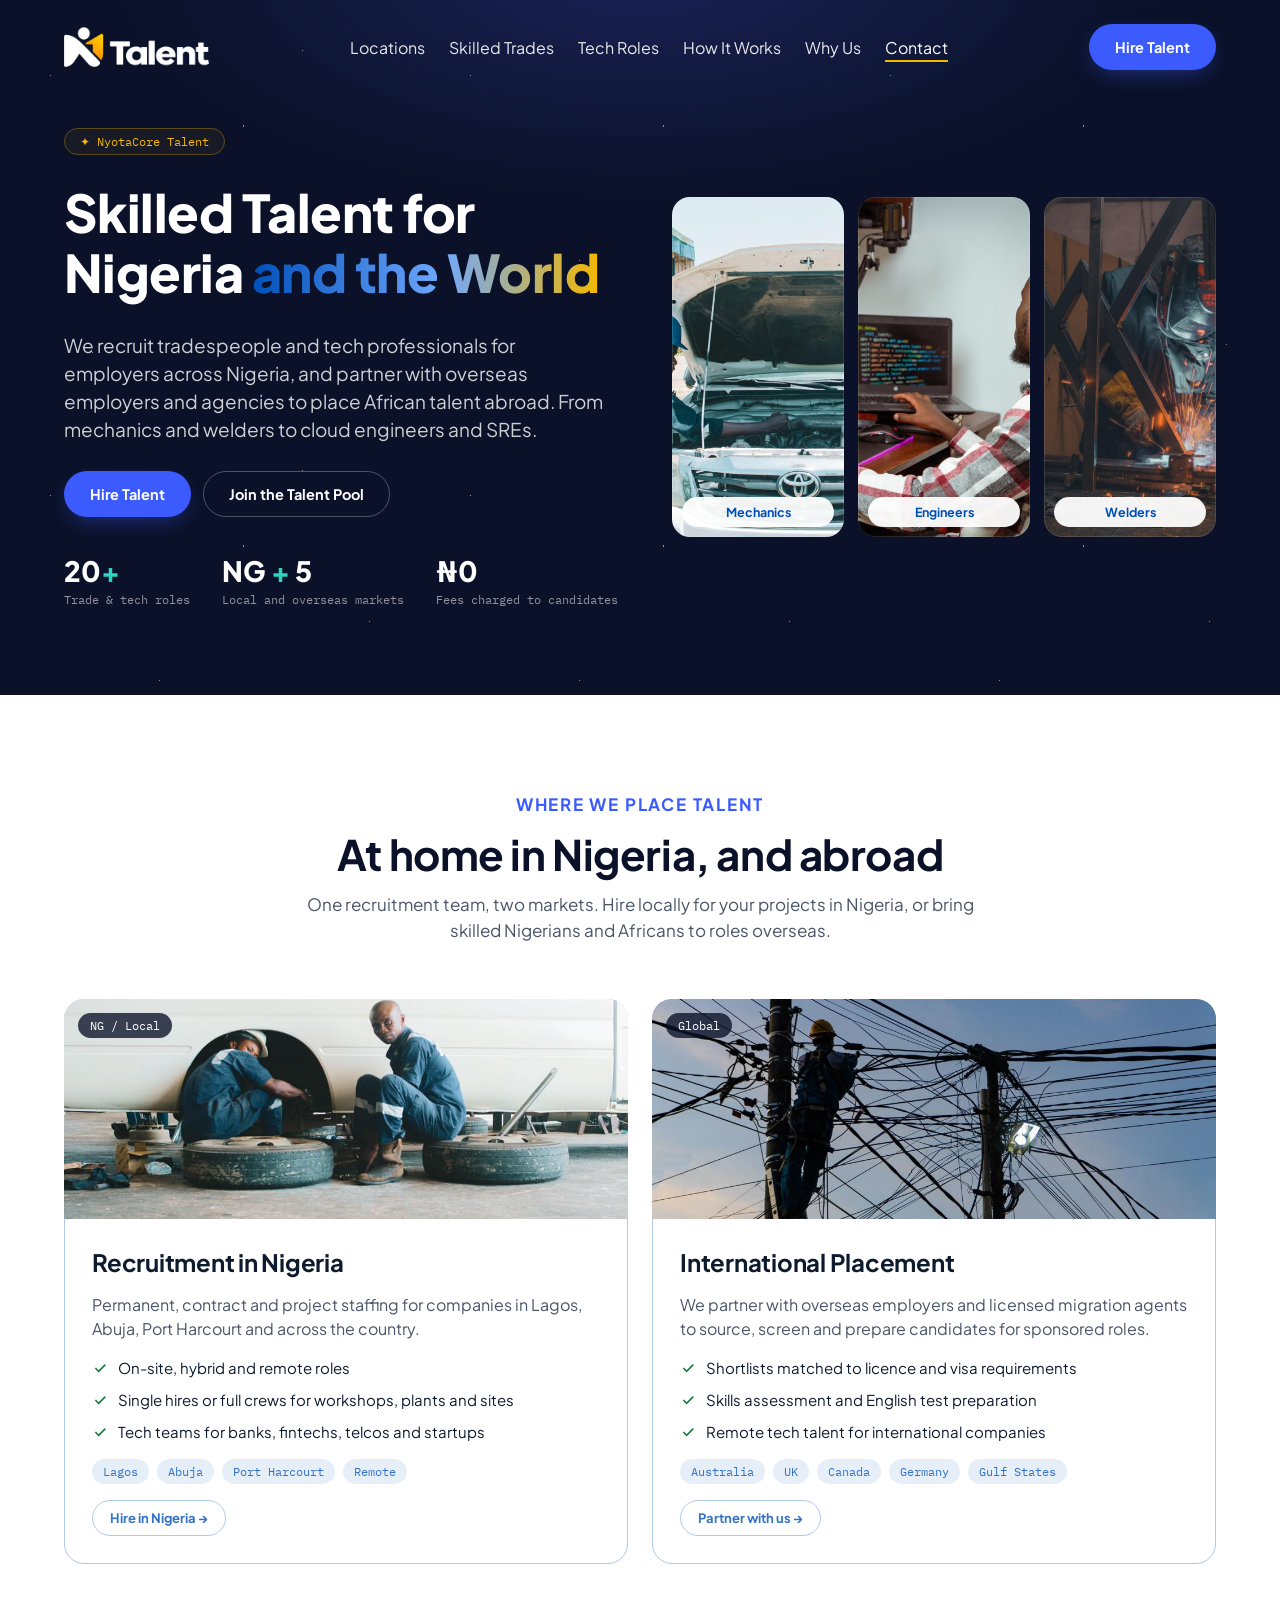
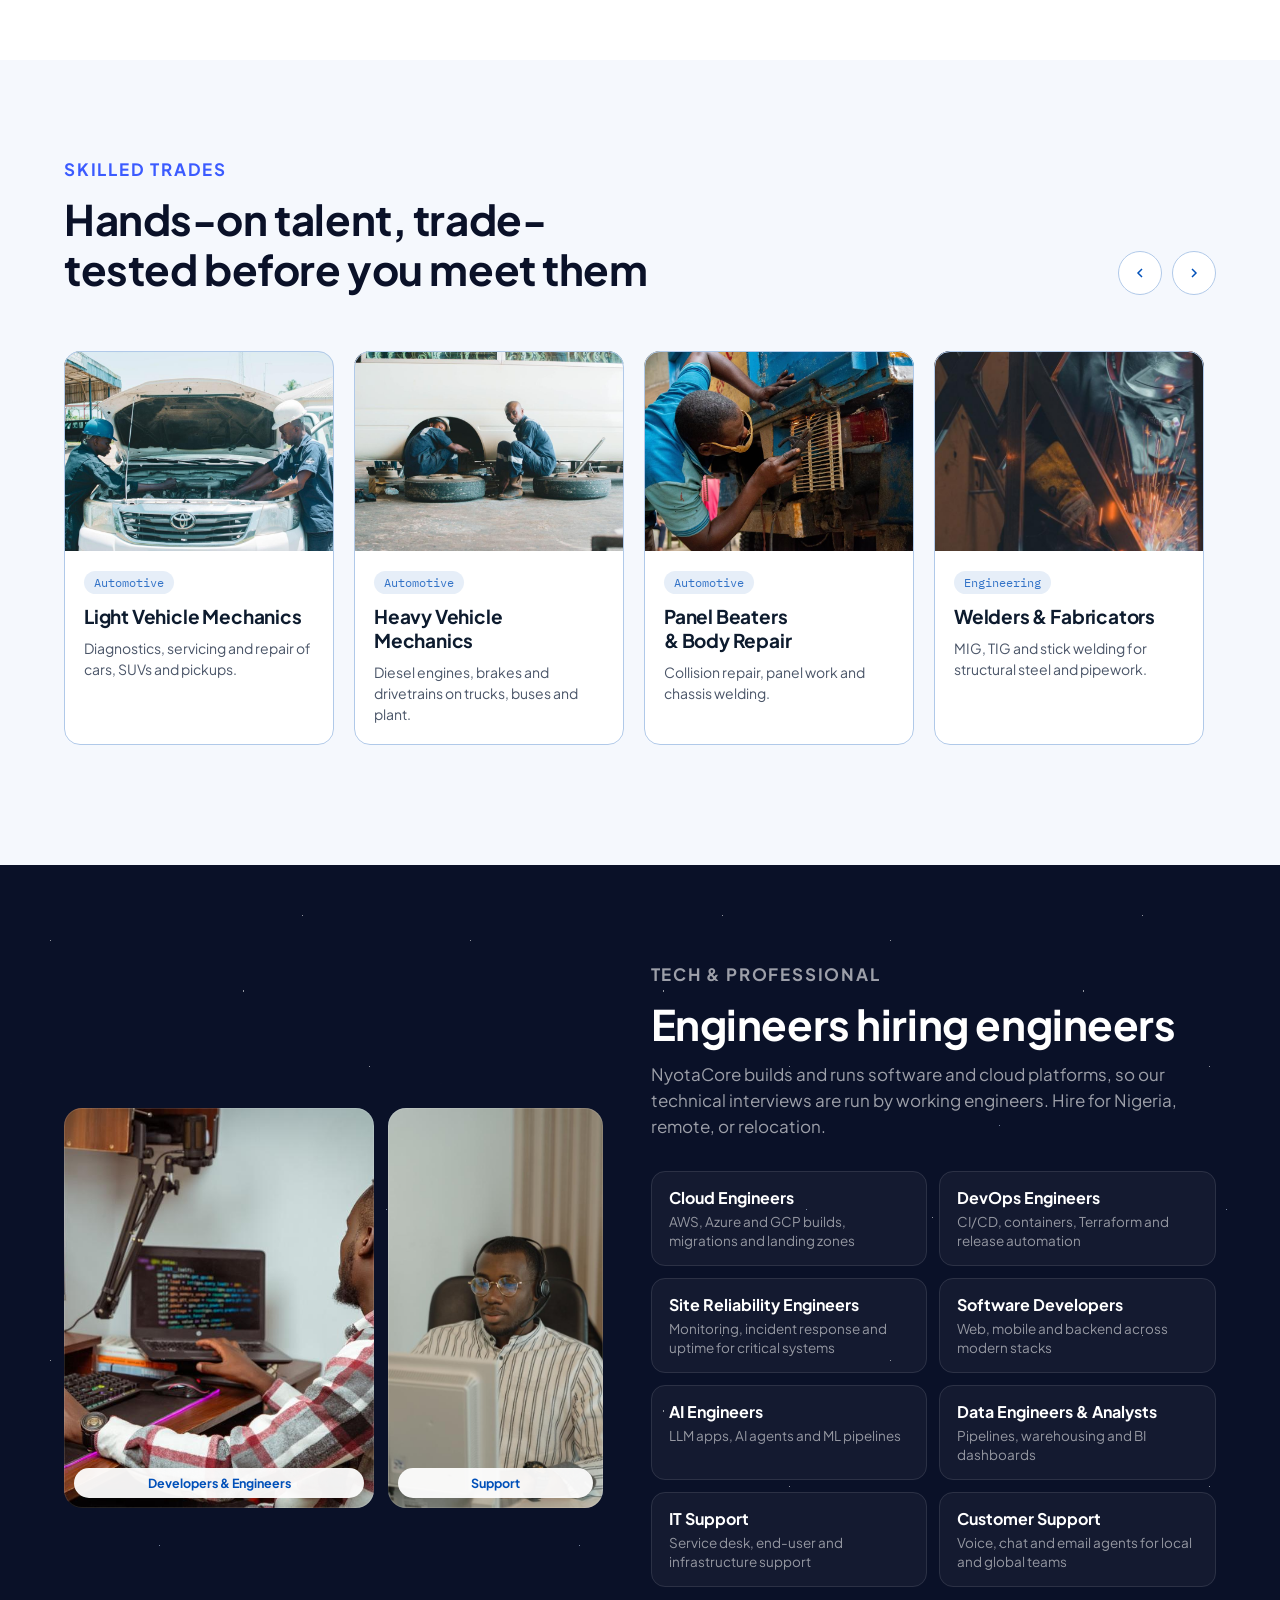
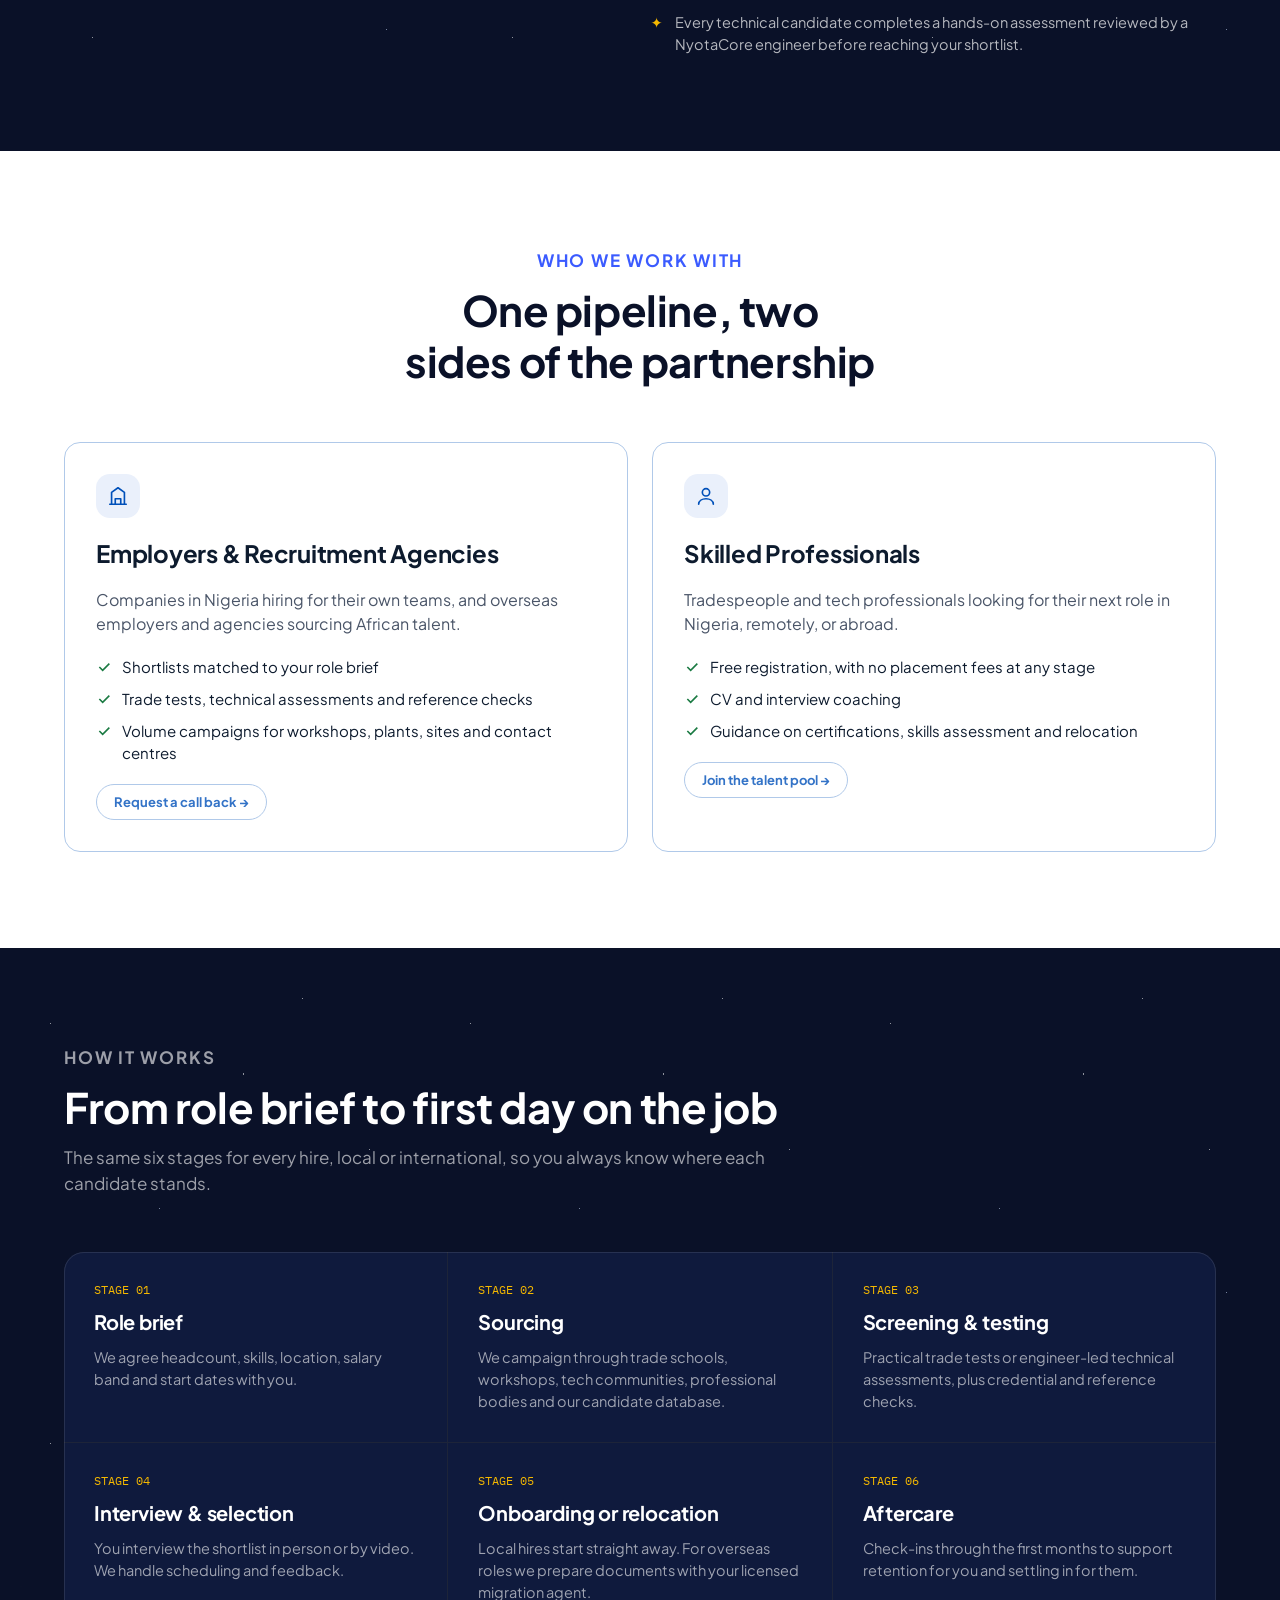
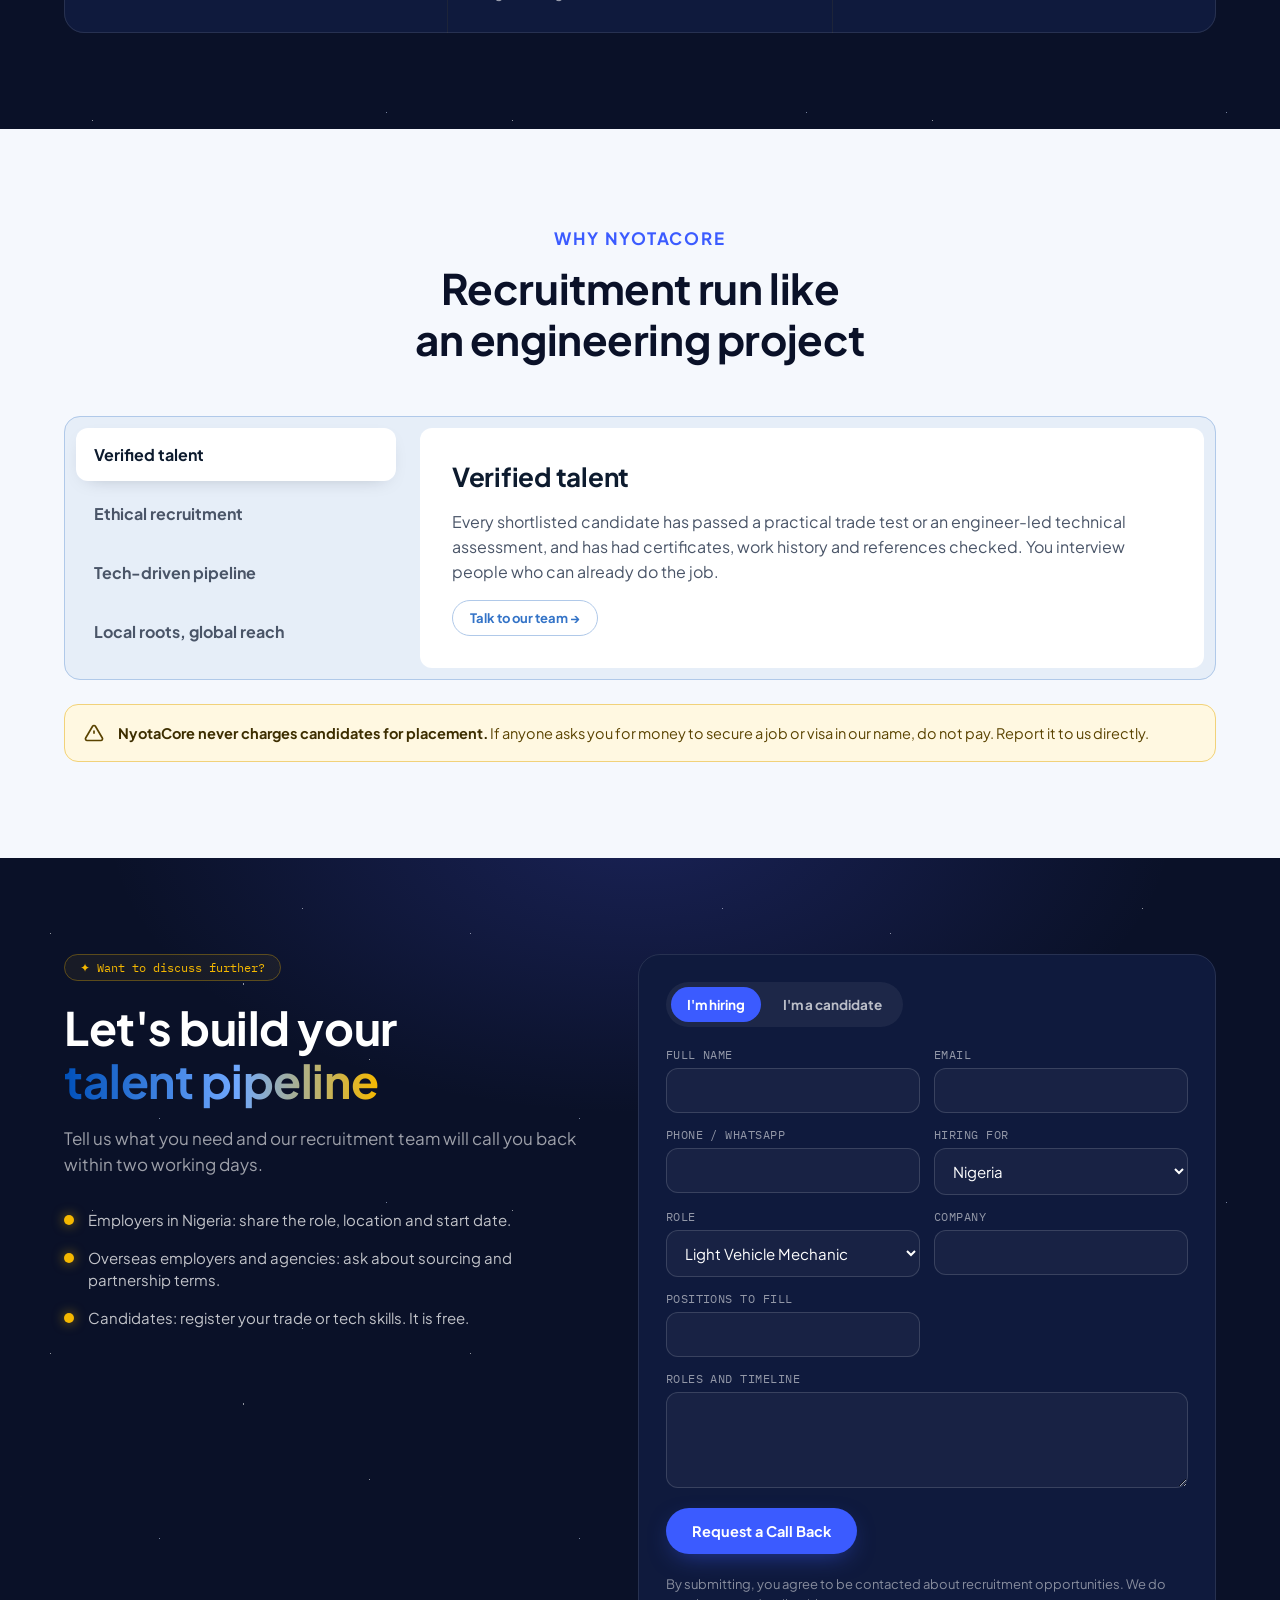
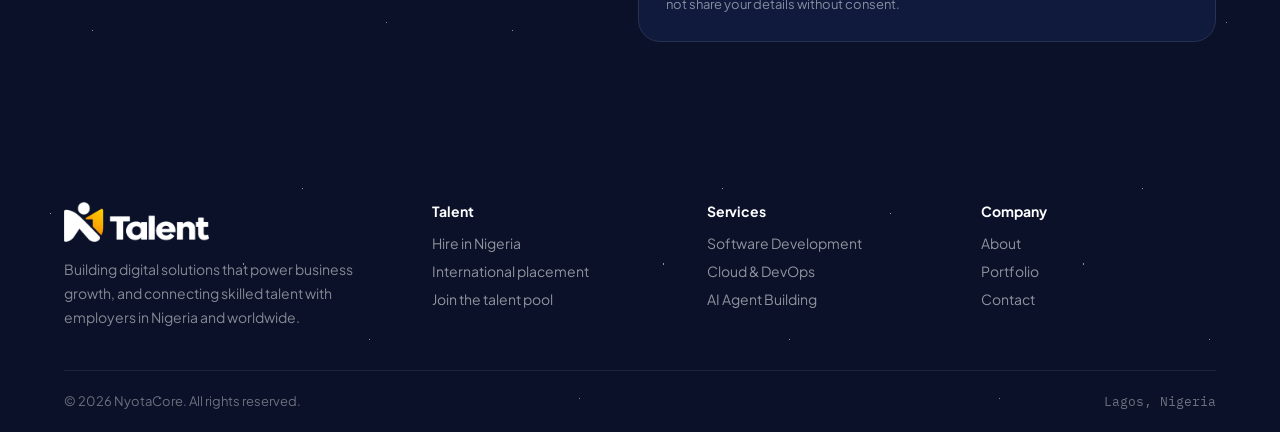
<file: nyotacore-talent/index.html>
<!DOCTYPE html>
<html lang="en">
<head>
  <meta charset="UTF-8" />
  <meta name="viewport" content="width=device-width, initial-scale=1.0" />
  <!-- SEO:BEGIN (talent site) -->
  <title>NyotaCore Talent | Recruitment in Nigeria & International Placement</title>
  <meta name="description" content="Hire trade-tested mechanics, welders, electricians and engineer-vetted cloud, DevOps, SRE and software talent in Nigeria, or partner with NyotaCore Talent to place skilled African professionals abroad." />
  <link rel="canonical" href="https://talent.nyotacore.com.ng/" />
  <meta name="robots" content="index, follow, max-image-preview:large" />
  <meta name="theme-color" content="#0a1128" />
  <meta property="og:type" content="website" />
  <meta property="og:site_name" content="NyotaCore Talent" />
  <meta property="og:locale" content="en_NG" />
  <meta property="og:title" content="NyotaCore Talent | Recruitment in Nigeria & International Placement" />
  <meta property="og:description" content="Hire trade-tested mechanics, welders, electricians and engineer-vetted cloud, DevOps, SRE and software talent in Nigeria, or partner with NyotaCore Talent to place skilled African professionals abroad." />
  <meta property="og:url" content="https://talent.nyotacore.com.ng/" />
  <meta property="og:image" content="https://talent.nyotacore.com.ng/assets/og/og-talent.jpg" />
  <meta property="og:image:width" content="1200" />
  <meta property="og:image:height" content="630" />
  <meta property="og:image:alt" content="NyotaCore Talent: skilled talent for Nigeria and the world" />
  <meta name="twitter:card" content="summary_large_image" />
  <meta name="twitter:title" content="NyotaCore Talent | Recruitment in Nigeria & International Placement" />
  <meta name="twitter:description" content="Hire trade-tested mechanics, welders, electricians and engineer-vetted cloud, DevOps, SRE and software talent in Nigeria, or partner with NyotaCore Talent to place skilled African professionals abroad." />
  <meta name="twitter:image" content="https://talent.nyotacore.com.ng/assets/og/og-talent.jpg" />
  <link rel="icon" href="/favicon.ico" sizes="48x48" />
  <link rel="icon" type="image/png" sizes="32x32" href="/assets/favicon/favicon-32.png" />
  <link rel="icon" type="image/png" sizes="16x16" href="/assets/favicon/favicon-16.png" />
  <link rel="apple-touch-icon" sizes="180x180" href="/assets/favicon/apple-touch-icon.png" />
  <link rel="manifest" href="/site.webmanifest" />
  <script type="application/ld+json">
{
  "@context": "https://schema.org",
  "@graph": [
    {
      "@type": "EmploymentAgency",
      "@id": "https://talent.nyotacore.com.ng/#agency",
      "name": "NyotaCore Talent",
      "url": "https://talent.nyotacore.com.ng/",
      "parentOrganization": {
        "@id": "https://nyotacore.com.ng/#organization"
      },
      "image": "https://talent.nyotacore.com.ng/assets/og/og-talent.jpg",
      "logo": "https://talent.nyotacore.com.ng/assets/talent-lockup.png",
      "address": {
        "@type": "PostalAddress",
        "addressLocality": "Lagos",
        "addressCountry": "NG"
      },
      "areaServed": [
        "NG",
        "AU",
        "GB",
        "CA",
        "DE",
        "AE"
      ],
      "knowsAbout": [
        "Skilled trades recruitment",
        "Technology recruitment",
        "International placement"
      ]
    },
    {
      "@type": "WebSite",
      "@id": "https://talent.nyotacore.com.ng/#website",
      "url": "https://talent.nyotacore.com.ng/",
      "name": "NyotaCore Talent",
      "publisher": {
        "@id": "https://nyotacore.com.ng/#organization"
      },
      "inLanguage": "en-NG"
    },
    {
      "@type": "Organization",
      "@id": "https://nyotacore.com.ng/#organization",
      "name": "NyotaCore",
      "url": "https://nyotacore.com.ng/",
      "logo": "https://nyotacore.com.ng/assets/nyotacore-logo.png",
      "address": {
        "@type": "PostalAddress",
        "addressLocality": "Lagos",
        "addressCountry": "NG"
      },
      "sameAs": [
        "https://github.com/Nyotacore"
      ]
    }
  ]
}
  </script>
  <!-- SEO:END -->
<link rel="preconnect" href="https://fonts.googleapis.com">
<link rel="preconnect" href="https://fonts.gstatic.com" crossorigin>
<link rel="stylesheet" href="https://fonts.googleapis.com/css2?family=Plus+Jakarta+Sans:wght@400;500;600;700;800&family=IBM+Plex+Mono:wght@400;500&display=swap">
<style>
/* Layout: NyotaCore site system — dark starfield bands alternating with light sections, 1200px container */
:root{
  --navy-950:#0a1128; --navy-900:#0f1a3d; --navy-glow:#142252;
  --brand:#3b5bff; --brand-deep:#0050b9; --brand-mid:#3373c7; --brand-soft:#7089ff;
  --teal:#2dd4bf; --gold:#f5b800; --green-ng:#1a7a42;
  --ink:#0a1128; --ink-2:#0d1b2e; --body:#4a5568; --body-2:#6b7a8f;
  --line:#b0c9e9; --icon-bg:#eaf0fb; --surface:#e6eef8; --tint:#f5f8fd; --negative:#f8f9f9; --white:#ffffff;
  --font-display:"Satoshi","Plus Jakarta Sans","Inter",ui-sans-serif,system-ui,sans-serif;
  --font-mono:"IBM Plex Mono",ui-monospace,SFMono-Regular,monospace;
  color-scheme:light;
}
*{box-sizing:border-box}
[hidden]{display:none!important}
.hp{position:absolute;left:-9999px;width:1px;height:1px;overflow:hidden}
html{scroll-behavior:smooth}
body{margin:0;font-family:var(--font-display);color:var(--ink);background:var(--white);-webkit-font-smoothing:antialiased;font-size:16px}
h1,h2,h3,h4{letter-spacing:-0.01em;text-wrap:balance;margin:0}
p{margin:0}
a{color:inherit;text-decoration:none}
img{max-width:100%;display:block}
.container-x{max-width:1200px;margin-inline:auto;padding-inline:24px}
@media (max-width:480px){.container-x{padding-inline:16px}}
.mono{font-family:var(--font-mono)}
.eyebrow{font-size:15px;font-weight:700;text-transform:uppercase;letter-spacing:.105em}
.text-gold{color:var(--gold)}

/* dark bands */
.section-dark{position:relative;background:var(--navy-950);color:var(--white);isolation:isolate;overflow:hidden}
.starfield::before{content:"";position:absolute;inset:0;z-index:-1;pointer-events:none;opacity:.55;
  background-image:radial-gradient(1px 1px at 12% 18%,#fff 50%,transparent 51%),radial-gradient(1px 1px at 72% 12%,#fff 50%,transparent 51%),
  radial-gradient(1.5px 1.5px at 38% 62%,#cfe0ff 50%,transparent 51%),radial-gradient(1px 1px at 88% 48%,#fff 50%,transparent 51%),
  radial-gradient(1px 1px at 22% 84%,#fff 50%,transparent 51%),radial-gradient(1.5px 1.5px at 58% 30%,#fff 50%,transparent 51%),
  radial-gradient(1px 1px at 92% 82%,#cfe0ff 50%,transparent 51%),radial-gradient(1px 1px at 5% 52%,#fff 50%,transparent 51%);
  background-size:420px 420px}
.glow-top::after{content:"";position:absolute;inset:0;z-index:-1;pointer-events:none;background:radial-gradient(58% 46% at 50% -4%,rgba(79,93,245,.22),transparent 72%)}

/* buttons */
.btn-primary{display:inline-flex;align-items:center;justify-content:center;gap:8px;border-radius:999px;background:var(--brand);padding:14px 26px;font-size:14.5px;font-weight:700;color:var(--white);border:0;cursor:pointer;font-family:inherit;box-shadow:0 8px 24px -8px rgba(59,91,255,.55);transition:filter .2s}
.btn-primary:hover{filter:brightness(1.1)}
.btn-ghost-light{display:inline-flex;align-items:center;justify-content:center;gap:8px;border-radius:999px;padding:14px 26px;font-size:14.5px;font-weight:700;color:var(--white);outline:1.27px solid rgba(255,255,255,.28);outline-offset:-1.27px;transition:background .2s}
.btn-ghost-light:hover{background:rgba(255,255,255,.05)}
:focus-visible{outline:2px solid var(--gold);outline-offset:3px}
.badge-gold{display:inline-flex;align-items:center;gap:8px;border-radius:999px;padding:6px 16px;font-size:12px;font-family:var(--font-mono);color:var(--gold);background:rgba(245,184,0,.06);outline:1.27px solid rgba(245,184,0,.3);outline-offset:-1.27px}
.grad-text{background:linear-gradient(90deg,#0050B9 0%,#6FA8FF 55%,#F5B800 100%);-webkit-background-clip:text;background-clip:text;color:transparent}
.learn-pill{align-self:flex-start;display:inline-flex;align-items:center;gap:8px;border-radius:999px;padding:10px 18px;font-size:13px;font-weight:700;color:var(--brand-mid);outline:1.27px solid var(--line);outline-offset:-1.27px;transition:background .2s}
.learn-pill:hover{background:var(--icon-bg)}

/* header: transparent, sits over the hero */
.site-header{position:absolute;top:env(safe-area-inset-top,0px);left:0;right:0;z-index:50;background:transparent;color:var(--white)}
.site-header + main .hero{padding-top:128px}
header nav{display:flex;align-items:center;justify-content:space-between;gap:16px;padding-block:24px}
.logo{display:flex;align-items:center;gap:8px;font-weight:800;font-size:20px}
.logo img{height:40px;width:auto}
@media (max-width:480px){.logo img{height:32px}}
.nav-links{display:none;gap:24px;list-style:none;margin:0;padding:0;font-size:16px}
.nav-links a{color:rgba(255,255,255,.9)} .nav-links a:hover{color:#fff}
.nav-links a.active{color:#fff;border-bottom:2px solid var(--brand-deep);padding-bottom:2px}
@media (min-width:1024px){.nav-links{display:flex}}
@media (max-width:560px){header .btn-primary{padding:10px 16px;font-size:13px}}

/* hero */
.hero{display:grid;gap:48px;align-items:center;padding-block:48px 88px}
@media (min-width:1024px){.hero{grid-template-columns:minmax(0,560px) minmax(0,1fr)}}
.hero h1{font-size:clamp(34px,5vw,52px);line-height:1.15;font-weight:800}
.hero .lede{font-size:19px;line-height:28px;color:var(--negative);opacity:.82;max-width:540px}
.hero-copy{display:flex;flex-direction:column;gap:28px;min-width:0}
.btn-row{display:flex;flex-wrap:wrap;gap:12px}
.hero-stats{display:flex;flex-wrap:wrap;gap:32px;padding-top:8px}
.hero-stats div{display:flex;flex-direction:column;gap:4px}
.hero-stats strong{font-size:28px;font-weight:800}
.hero-stats strong span{color:var(--teal)}
.hero-stats small{font-family:var(--font-mono);font-size:12px;color:rgba(255,255,255,.55)}
.collage{display:grid;grid-template-columns:1fr 1fr 1fr;gap:14px;align-items:start;min-width:0}
.shot{position:relative;border-radius:18px;overflow:hidden;outline:1px solid rgba(255,255,255,.12);outline-offset:-1px;background:var(--navy-900)}
.shot img{width:100%;height:340px;object-fit:cover;transition:transform .6s ease}
.shot:hover img{transform:scale(1.05)}
.shot:nth-child(2){margin-top:44px}
.shot:nth-child(3){margin-top:16px}
.shot .pill{position:absolute;left:10px;bottom:10px;right:10px;text-align:center;background:rgba(255,255,255,.94);color:var(--brand-deep);font-weight:700;font-size:12.5px;border-radius:999px;padding:7px 10px}
@media (max-width:640px){.shot img{height:220px}.shot:nth-child(2){margin-top:28px}.shot .pill{font-size:11px;padding:6px 6px}}

/* light sections */
.section{padding-block:96px}
.section-light{background:var(--white)}
.section-tint{background:var(--tint)}
.head{display:flex;flex-direction:column;gap:12px;max-width:720px}
.head.center{margin-inline:auto;text-align:center;align-items:center}
.head h2{font-size:clamp(28px,3.6vw,42px);font-weight:700;line-height:1.2}
.head p{font-size:17px;line-height:26px;color:var(--body)}
.section-dark .head p{color:rgba(255,255,255,.6)}
.section-light .eyebrow,.section-tint .eyebrow{color:var(--brand)}

/* markets: local + global */
.markets{display:grid;gap:24px;margin-top:56px}
@media (min-width:900px){.markets{grid-template-columns:1fr 1fr}}
.mkt{border-radius:20px;overflow:hidden;background:var(--white);outline:1px solid var(--line);outline-offset:-1px;display:flex;flex-direction:column;min-width:0}
.mkt-img{position:relative;height:220px;overflow:hidden}
.mkt-img img{width:100%;height:100%;object-fit:cover}
.mkt-img .flag{position:absolute;top:14px;left:14px;font-family:var(--font-mono);font-size:12px;border-radius:999px;padding:5px 12px;background:rgba(10,17,40,.78);color:#fff}
.mkt-body{padding:28px;display:flex;flex-direction:column;gap:16px;flex:1}
.mkt-body h3{font-size:24px;color:var(--ink-2)}
.mkt-body > p{color:var(--body);line-height:24px}
.chips{display:flex;flex-wrap:wrap;gap:8px}
.chips span{font-family:var(--font-mono);font-size:12px;color:var(--brand-mid);background:var(--surface);border-radius:999px;padding:5px 11px}
.checks{list-style:none;margin:0;padding:0;display:flex;flex-direction:column;gap:10px}
.checks li{display:flex;gap:10px;align-items:flex-start;color:var(--ink-2);font-size:15px;line-height:22px}
.checks svg{flex:none;margin-top:3px;color:var(--green-ng)}
.mkt-body .learn-pill{margin-top:auto}

/* trades row */
.row-head{display:flex;flex-wrap:wrap;justify-content:space-between;align-items:flex-end;gap:24px}
.arrows{display:flex;gap:10px}
.arrow{width:44px;height:44px;border-radius:999px;border:0;background:var(--white);outline:1.27px solid var(--line);outline-offset:-1.27px;color:var(--brand-deep);cursor:pointer;display:grid;place-items:center}
.arrow:hover{background:var(--icon-bg)}
.roles{display:flex;gap:20px;overflow-x:auto;scroll-snap-type:x mandatory;padding:8px 2px 24px;margin-top:48px;scrollbar-width:thin}
.role{flex:0 0 270px;scroll-snap-align:start;border-radius:16px;background:var(--white);outline:1px solid var(--line);outline-offset:-1px;overflow:hidden;display:flex;flex-direction:column;transition:transform .25s, box-shadow .25s}
.role:hover{transform:translateY(-4px);box-shadow:0 18px 50px -24px rgba(15,23,42,.35)}
.role .ph{height:200px;overflow:hidden}
.role .ph img{width:100%;height:100%;object-fit:cover;transition:transform .6s ease}
.role:hover .ph img{transform:scale(1.06)}
.role .txt{padding:20px;display:flex;flex-direction:column;gap:10px;flex:1}
.role .tag{font-family:var(--font-mono);font-size:11.5px;color:var(--brand-mid);background:var(--surface);border-radius:999px;padding:4px 10px;align-self:flex-start}
.role h3{font-size:19px;font-weight:700;color:var(--ink-2)}
.role p{font-size:14px;line-height:21px;color:var(--body)}

/* tech band */
.tech{display:grid;gap:48px;align-items:center}
@media (min-width:1000px){.tech{grid-template-columns:minmax(0,1fr) minmax(0,1.05fr)}}
.tech-photos{display:grid;grid-template-columns:1.45fr 1fr;gap:14px;min-width:0}
.tech-photos .shot img{height:400px}
.tech-photos .shot:nth-child(2){margin-top:56px}
@media (max-width:640px){.tech-photos .shot img{height:240px}}
.tech-list{display:grid;gap:12px;margin-top:32px}
@media (min-width:560px){.tech-list{grid-template-columns:1fr 1fr}}
.tl{border-radius:14px;padding:16px 18px;background:rgba(255,255,255,.04);outline:1px solid rgba(255,255,255,.1);outline-offset:-1px;display:flex;flex-direction:column;gap:4px;transition:background .2s}
.tl:hover{background:rgba(59,91,255,.12)}
.tl strong{font-size:16px}
.tl span{font-size:13.5px;line-height:19px;color:rgba(255,255,255,.55)}
.vetted{margin-top:24px;display:flex;gap:12px;align-items:flex-start;font-size:14.5px;line-height:22px;color:rgba(255,255,255,.7)}
.vetted b{color:var(--gold)}

/* who we serve */
.duo{display:grid;gap:24px;margin-top:56px}
@media (min-width:860px){.duo{grid-template-columns:1fr 1fr}}
.card-light{border-radius:16px;background:var(--white);padding:32px;outline:1px solid var(--line);outline-offset:-1px;display:flex;flex-direction:column;gap:20px;transition:box-shadow .25s}
.card-light:hover{box-shadow:0 18px 50px -24px rgba(15,23,42,.35)}
.icon-tile{display:grid;place-items:center;width:44px;height:44px;border-radius:14px;background:var(--icon-bg);color:var(--brand-deep)}
.card-light h3{font-size:24px;font-weight:700;color:var(--ink-2)}
.card-light > p{color:var(--body);line-height:24px}

/* process */
.steps{display:grid;gap:1px;margin-top:56px;background:rgba(255,255,255,.08);border-radius:20px;overflow:hidden;outline:1px solid rgba(255,255,255,.1);outline-offset:-1px}
@media (min-width:700px){.steps{grid-template-columns:repeat(2,1fr)}}
@media (min-width:1080px){.steps{grid-template-columns:repeat(3,1fr)}}
.step{background:var(--navy-900);padding:30px;display:flex;flex-direction:column;gap:12px;transition:background .25s}
.step:hover{background:var(--navy-glow)}
.step .n{font-family:var(--font-mono);font-size:12px;color:var(--gold)}
.step h3{font-size:20px;font-weight:700}
.step p{font-size:14.5px;line-height:22px;color:rgba(255,255,255,.6)}

/* why tabs */
.why{display:grid;gap:24px;margin-top:52px;border-radius:16px;background:var(--surface);outline:1px solid var(--line);outline-offset:-1px;padding:12px}
@media (min-width:900px){.why{grid-template-columns:320px 1fr}}
.tablist{display:flex;flex-direction:column;gap:6px}
@media (max-width:899px){.tablist{flex-direction:row;overflow-x:auto}}
.tab{font-family:inherit;text-align:left;border:0;background:transparent;border-radius:12px;padding:16px 18px;font-size:16px;font-weight:700;color:var(--body);cursor:pointer;white-space:nowrap}
.tab[aria-selected="true"]{background:var(--white);color:var(--ink-2);box-shadow:0 6px 20px -12px rgba(15,23,42,.35)}
.panel{background:var(--white);border-radius:12px;padding:32px;display:flex;flex-direction:column;gap:16px;min-width:0;animation:fade .35s ease}
.panel h3{font-size:26px;color:var(--ink-2)}
.panel p{color:var(--body);line-height:25px;max-width:62ch}
@keyframes fade{from{opacity:.25;transform:translateY(4px)}to{opacity:1;transform:none}}
.notice{margin-top:24px;display:flex;gap:14px;align-items:flex-start;border-radius:14px;padding:18px 20px;background:#fff8e1;outline:1px solid #f1d27a;outline-offset:-1px;color:#5a4300;font-size:14.5px;line-height:22px}
.notice strong{color:#3d2e00}

/* form */
.form-grid{display:grid;gap:48px;align-items:start;padding-block:96px}
@media (min-width:960px){.form-grid{grid-template-columns:1fr 1.1fr}}
.form-card{border-radius:22px;background:var(--navy-900);outline:1px solid rgba(255,255,255,.1);outline-offset:-1px;padding:28px;display:flex;flex-direction:column;gap:20px;min-width:0}
.seg{display:flex;gap:6px;padding:5px;border-radius:999px;background:rgba(255,255,255,.06);align-self:flex-start;flex-wrap:wrap}
.seg button{font-family:inherit;border:0;border-radius:999px;padding:9px 16px;font-weight:700;font-size:13.5px;background:transparent;color:rgba(255,255,255,.7);cursor:pointer}
.seg button[aria-pressed="true"]{background:var(--brand);color:#fff}
.fields{display:grid;gap:14px}
@media (min-width:560px){.fields{grid-template-columns:1fr 1fr}}
.field{display:flex;flex-direction:column;gap:6px;min-width:0}
.field.full{grid-column:1/-1}
.field label{font-family:var(--font-mono);font-size:11.5px;color:rgba(255,255,255,.55);letter-spacing:.04em;text-transform:uppercase}
.field input,.field select,.field textarea{font-family:inherit;font-size:15px;color:#fff;background:rgba(255,255,255,.04);border:1px solid rgba(255,255,255,.14);border-radius:12px;padding:12px 14px;width:100%}
.field select option,.field select optgroup{color:var(--ink)}
.field textarea{min-height:96px;resize:vertical}
.field input[type=file]{padding:10px;font-size:14px;color:rgba(255,255,255,.8)}
.field input[type=file]::file-selector-button{font-family:inherit;font-weight:700;border:0;border-radius:999px;padding:8px 14px;margin-right:12px;background:var(--brand);color:#fff;cursor:pointer}
.field input:focus,.field select:focus,.field textarea:focus{outline:none;border-color:var(--brand-soft);box-shadow:0 0 0 3px rgba(112,137,255,.25)}
.form-note{font-size:13px;color:rgba(255,255,255,.5);line-height:20px}
.msg{border-radius:14px;padding:16px 18px;font-size:14.5px;line-height:22px}
.msg.ok{background:rgba(45,212,191,.1);outline:1px solid rgba(45,212,191,.35);color:#bff5ec}
.msg.err{background:rgba(255,99,99,.1);outline:1px solid rgba(255,99,99,.35);color:#ffd6d6}
.contact-list{display:flex;flex-direction:column;gap:16px;margin-top:32px}
.contact-list div{display:flex;gap:14px;align-items:flex-start;color:rgba(255,255,255,.75);font-size:15px;line-height:22px}
.contact-list .dot{flex:none;width:10px;height:10px;margin-top:6px;border-radius:999px;background:var(--gold);box-shadow:0 0 12px rgba(245,184,0,.6)}

/* footer */
footer .cols{display:grid;gap:40px;padding-block:64px 40px}
@media (min-width:860px){footer .cols{grid-template-columns:1.4fr 1fr 1fr 1fr}}
footer h4{font-size:14px;font-weight:700;margin-bottom:14px}
footer ul{list-style:none;margin:0;padding:0;display:flex;flex-direction:column;gap:10px;font-size:14px;color:rgba(255,255,255,.55)}
footer ul a:hover{color:#fff}
footer .blurb{margin-top:16px;max-width:300px;font-size:14px;line-height:23.8px;color:rgba(255,255,255,.5)}
footer .base{border-top:1px solid rgba(255,255,255,.08);padding-block:22px;display:flex;flex-wrap:wrap;justify-content:space-between;gap:12px;font-size:13px;color:rgba(255,255,255,.4)}

/* sticky menu */
.site-header{position:fixed;transition:background .25s, box-shadow .25s, backdrop-filter .25s}
.site-header.scrolled,.site-header.open{background:rgba(10,17,40,.94);-webkit-backdrop-filter:blur(10px);backdrop-filter:blur(10px);box-shadow:0 10px 30px -18px rgba(0,0,0,.6)}
.site-header.scrolled nav{padding-block:14px}
header nav{transition:padding .25s}
section[id]{scroll-margin-top:68px}
.nav-links a{position:relative;padding-block:4px;transition:color .2s}
.nav-links a.active{border-bottom:2px solid var(--gold);padding-bottom:2px}
.nav-actions{display:flex;align-items:center;gap:10px}
.nav-toggle{display:grid;place-items:center;width:44px;height:44px;border-radius:12px;border:0;background:rgba(255,255,255,.08);color:#fff;cursor:pointer}
.nav-toggle .i-close{display:none}
.site-header.open .nav-toggle .i-open{display:none}
.site-header.open .nav-toggle .i-close{display:block}
@media (min-width:1024px){.nav-toggle{display:none}}
@media (max-width:1023px){
  .site-header.open .nav-links{display:flex;flex-direction:column;gap:0;position:absolute;left:0;right:0;top:100%;padding:8px 16px 20px;background:rgba(10,17,40,.97);border-top:1px solid rgba(255,255,255,.08)}
  .site-header.open .nav-links a{display:block;padding:14px 8px;font-size:17px;border-bottom:1px solid rgba(255,255,255,.06)}
  .site-header.open .nav-links a.active{border-bottom-color:var(--gold)}
}
@media (max-width:560px){.nav-actions .btn-primary{display:none}}

@media (prefers-reduced-motion:reduce){html{scroll-behavior:auto}*{animation-duration:.001ms!important;transition-duration:.001ms!important}}
</style>
</head>
<body>
<!-- ===================== HEADER ===================== -->
<header class="site-header">
  <nav class="container-x" aria-label="Main">
    <a href="/" class="logo"><img src="assets/talent-lockup-white.png" alt="NyotaCore Talent home" width="145" height="40"></a>
    <ul class="nav-links" id="navLinks">
      <li><a href="#markets">Locations</a></li>
      <li><a href="#trades">Skilled Trades</a></li>
      <li><a href="#tech">Tech Roles</a></li>
      <li><a href="#process">How It Works</a></li>
      <li><a href="#why">Why Us</a></li>
      <li><a href="#partner">Contact</a></li>
    </ul>
    <div class="nav-actions">
      <a href="#partner" class="btn-primary" data-mode="employer">Hire Talent</a>
      <button class="nav-toggle" id="navToggle" type="button" aria-expanded="false" aria-controls="navLinks" aria-label="Open menu">
        <svg class="i-open" width="20" height="20" viewBox="0 0 24 24" fill="none" stroke="currentColor" stroke-width="2" stroke-linecap="round"><path d="M4 7h16M4 12h16M4 17h16"/></svg>
        <svg class="i-close" width="20" height="20" viewBox="0 0 24 24" fill="none" stroke="currentColor" stroke-width="2" stroke-linecap="round"><path d="M6 6l12 12M18 6L6 18"/></svg>
      </button>
    </div>
  </nav>
</header>

<main id="top">
<!-- ===================== HERO ===================== -->
<section class="section-dark starfield glow-top">
  <div class="container-x hero">
    <div class="hero-copy">
      <span class="badge-gold" style="align-self:flex-start">&#10022; NyotaCore Talent</span>
      <h1>Skilled Talent for Nigeria <span class="grad-text">and the World</span></h1>
      <p class="lede">We recruit tradespeople and tech professionals for employers across Nigeria, and partner with overseas employers and agencies to place African talent abroad. From mechanics and welders to cloud engineers and SREs.</p>
      <div class="btn-row">
        <a href="#partner" class="btn-primary" data-mode="employer">Hire Talent</a>
        <a href="#partner" class="btn-ghost-light" data-mode="candidate">Join the Talent Pool</a>
      </div>
      <div class="hero-stats">
        <div><strong>20<span>+</span></strong><small>Trade &amp; tech roles</small></div>
        <div><strong>NG <span>+</span> 5</strong><small>Local and overseas markets</small></div>
        <div><strong>&#8358;0</strong><small>Fees charged to candidates</small></div>
      </div>
    </div>
    <div class="collage">
      <figure class="shot" style="margin:0"><img src="assets/talent/mechanics-light.jpg" alt="Two mechanics working under the bonnet of a pickup" style="object-position:30% center"><span class="pill">Mechanics</span></figure>
      <figure class="shot" style="margin:0"><img src="assets/talent/developer.jpg" alt="Developer writing code at a dual-screen workstation" style="object-position:70% center"><span class="pill">Engineers</span></figure>
      <figure class="shot" style="margin:0"><img src="assets/talent/welder.jpg" alt="Welder working on a steel frame with sparks flying"><span class="pill">Welders</span></figure>
    </div>
  </div>
</section>

<!-- ===================== MARKETS ===================== -->
<section id="markets" class="section section-light">
  <div class="container-x">
    <div class="head center">
      <p class="eyebrow">Where We Place Talent</p>
      <h2>At home in Nigeria, and abroad</h2>
      <p>One recruitment team, two markets. Hire locally for your projects in Nigeria, or bring skilled Nigerians and Africans to roles overseas.</p>
    </div>
    <div class="markets">
      <article class="mkt">
        <div class="mkt-img"><img src="assets/talent/mechanics-heavy.jpg" alt="Two mechanics servicing a bus wheel in a Nigerian workshop" style="object-position:center 60%"><span class="flag">NG / Local</span></div>
        <div class="mkt-body">
          <h3>Recruitment in Nigeria</h3>
          <p>Permanent, contract and project staffing for companies in Lagos, Abuja, Port Harcourt and across the country.</p>
          <ul class="checks">
            <li><svg width="16" height="16" viewBox="0 0 24 24" fill="none" stroke="currentColor" stroke-width="2.4"><path d="M5 12l5 5L20 7"/></svg>On-site, hybrid and remote roles</li>
            <li><svg width="16" height="16" viewBox="0 0 24 24" fill="none" stroke="currentColor" stroke-width="2.4"><path d="M5 12l5 5L20 7"/></svg>Single hires or full crews for workshops, plants and sites</li>
            <li><svg width="16" height="16" viewBox="0 0 24 24" fill="none" stroke="currentColor" stroke-width="2.4"><path d="M5 12l5 5L20 7"/></svg>Tech teams for banks, fintechs, telcos and startups</li>
          </ul>
          <div class="chips"><span>Lagos</span><span>Abuja</span><span>Port Harcourt</span><span>Remote</span></div>
          <a href="#partner" class="learn-pill" data-mode="employer">Hire in Nigeria &rarr;</a>
        </div>
      </article>
      <article class="mkt">
        <div class="mkt-img"><img src="assets/talent/electrician.jpg" alt="Electrician working on overhead lines at dusk"><span class="flag">Global</span></div>
        <div class="mkt-body">
          <h3>International Placement</h3>
          <p>We partner with overseas employers and licensed migration agents to source, screen and prepare candidates for sponsored roles.</p>
          <ul class="checks">
            <li><svg width="16" height="16" viewBox="0 0 24 24" fill="none" stroke="currentColor" stroke-width="2.4"><path d="M5 12l5 5L20 7"/></svg>Shortlists matched to licence and visa requirements</li>
            <li><svg width="16" height="16" viewBox="0 0 24 24" fill="none" stroke="currentColor" stroke-width="2.4"><path d="M5 12l5 5L20 7"/></svg>Skills assessment and English test preparation</li>
            <li><svg width="16" height="16" viewBox="0 0 24 24" fill="none" stroke="currentColor" stroke-width="2.4"><path d="M5 12l5 5L20 7"/></svg>Remote tech talent for international companies</li>
          </ul>
          <div class="chips"><span>Australia</span><span>UK</span><span>Canada</span><span>Germany</span><span>Gulf States</span></div>
          <a href="#partner" class="learn-pill" data-mode="employer">Partner with us &rarr;</a>
        </div>
      </article>
    </div>
  </div>
</section>

<!-- ===================== SKILLED TRADES ===================== -->
<section id="trades" class="section section-tint">
  <div class="container-x">
    <div class="row-head">
      <div class="head">
        <p class="eyebrow">Skilled Trades</p>
        <h2>Hands-on talent, trade-tested before you meet them</h2>
      </div>
      <div class="arrows">
        <button class="arrow" id="prev" aria-label="Previous roles"><svg width="16" height="16" viewBox="0 0 24 24" fill="none" stroke="currentColor" stroke-width="2.2"><path d="M15 6l-6 6 6 6"/></svg></button>
        <button class="arrow" id="next" aria-label="Next roles"><svg width="16" height="16" viewBox="0 0 24 24" fill="none" stroke="currentColor" stroke-width="2.2"><path d="M9 6l6 6-6 6"/></svg></button>
      </div>
    </div>
    <div class="roles" id="roles" tabindex="0" aria-label="Skilled trade roles">
      <article class="role"><div class="ph"><img src="assets/talent/mechanics-light.jpg" alt="" loading="lazy"></div><div class="txt"><span class="tag">Automotive</span><h3>Light Vehicle Mechanics</h3><p>Diagnostics, servicing and repair of cars, SUVs and pickups.</p></div></article>
      <article class="role"><div class="ph"><img src="assets/talent/mechanics-heavy.jpg" alt="" loading="lazy" style="object-position:40% center"></div><div class="txt"><span class="tag">Automotive</span><h3>Heavy Vehicle Mechanics</h3><p>Diesel engines, brakes and drivetrains on trucks, buses and plant.</p></div></article>
      <article class="role"><div class="ph"><img src="assets/talent/body-repair.jpg" alt="" loading="lazy" style="object-position:30% center"></div><div class="txt"><span class="tag">Automotive</span><h3>Panel Beaters &amp; Body Repair</h3><p>Collision repair, panel work and chassis welding.</p></div></article>
      <article class="role"><div class="ph"><img src="assets/talent/welder.jpg" alt="" loading="lazy" style="object-position:center 55%"></div><div class="txt"><span class="tag">Engineering</span><h3>Welders &amp; Fabricators</h3><p>MIG, TIG and stick welding for structural steel and pipework.</p></div></article>
      <article class="role"><div class="ph"><img src="assets/talent/electrician.jpg" alt="" loading="lazy" style="object-position:20% center"></div><div class="txt"><span class="tag">Construction</span><h3>Electricians</h3><p>Installation, maintenance and fault-finding, from homes to power lines.</p></div></article>
      <article class="role"><div class="ph"><img src="assets/talent/carpenter.jpg" alt="" loading="lazy" style="object-position:center 40%"></div><div class="txt"><span class="tag">Construction</span><h3>Carpenters</h3><p>Framing, formwork and finishing for residential and commercial builds.</p></div></article>
      <article class="role"><div class="ph"><img src="assets/talent/joiner.jpg" alt="" loading="lazy" style="object-position:center 35%"></div><div class="txt"><span class="tag">Construction</span><h3>Joiners &amp; Cabinet Makers</h3><p>Precision joinery, fitted furniture and workshop production.</p></div></article>
      <article class="role"><div class="ph"><img src="assets/talent/drill.jpg" alt="" loading="lazy" style="object-position:center 50%"></div><div class="txt"><span class="tag">Construction</span><h3>General Construction Trades</h3><p>Site-ready tradespeople and assistants for builds and fit-outs.</p></div></article>
      <article class="role"><div class="ph"><img src="assets/talent/bottling.jpg" alt="" loading="lazy" style="object-position:25% center"></div><div class="txt"><span class="tag">Manufacturing</span><h3>Production Line Operators</h3><p>FMCG, bottling and packaging lines, with safety training.</p></div></article>
      <article class="role"><div class="ph"><img src="assets/talent/textile.jpg" alt="" loading="lazy" style="object-position:55% center"></div><div class="txt"><span class="tag">Manufacturing</span><h3>Machine &amp; Textile Operators</h3><p>Spinning, winding and machine operation for factories.</p></div></article>
    </div>
  </div>
</section>

<!-- ===================== TECH & PROFESSIONAL ===================== -->
<section id="tech" class="section section-dark starfield">
  <div class="container-x tech">
    <div class="tech-photos">
      <figure class="shot" style="margin:0"><img src="assets/talent/developer.jpg" alt="Software developer at a dual-monitor workstation" style="object-position:65% center"><span class="pill">Developers &amp; Engineers</span></figure>
      <figure class="shot" style="margin:0"><img src="assets/talent/support.jpg" alt="Customer support agent wearing a headset" style="object-position:center 30%"><span class="pill">Support</span></figure>
    </div>
    <div style="min-width:0">
      <div class="head">
        <p class="eyebrow text-gold">Tech &amp; Professional</p>
        <h2>Engineers hiring engineers</h2>
        <p>NyotaCore builds and runs software and cloud platforms, so our technical interviews are run by working engineers. Hire for Nigeria, remote, or relocation.</p>
      </div>
      <div class="tech-list">
        <div class="tl"><strong>Cloud Engineers</strong><span>AWS, Azure and GCP builds, migrations and landing zones</span></div>
        <div class="tl"><strong>DevOps Engineers</strong><span>CI/CD, containers, Terraform and release automation</span></div>
        <div class="tl"><strong>Site Reliability Engineers</strong><span>Monitoring, incident response and uptime for critical systems</span></div>
        <div class="tl"><strong>Software Developers</strong><span>Web, mobile and backend across modern stacks</span></div>
        <div class="tl"><strong>AI Engineers</strong><span>LLM apps, AI agents and ML pipelines</span></div>
        <div class="tl"><strong>Data Engineers &amp; Analysts</strong><span>Pipelines, warehousing and BI dashboards</span></div>
        <div class="tl"><strong>IT Support</strong><span>Service desk, end-user and infrastructure support</span></div>
        <div class="tl"><strong>Customer Support</strong><span>Voice, chat and email agents for local and global teams</span></div>
      </div>
      <p class="vetted"><b>&#10022;</b><span>Every technical candidate completes a hands-on assessment reviewed by a NyotaCore engineer before reaching your shortlist.</span></p>
    </div>
  </div>
</section>

<!-- ===================== WHO WE SERVE ===================== -->
<section class="section section-light">
  <div class="container-x">
    <div class="head center">
      <p class="eyebrow">Who We Work With</p>
      <h2>One pipeline, two sides of the partnership</h2>
    </div>
    <div class="duo">
      <article class="card-light">
        <div class="icon-tile"><svg width="22" height="22" viewBox="0 0 24 24" fill="none" stroke="currentColor" stroke-width="1.8" stroke-linecap="round" stroke-linejoin="round"><path d="M3 21h18M5 21V8l7-5 7 5v13M9 21v-6h6v6"/></svg></div>
        <h3>Employers &amp; Recruitment Agencies</h3>
        <p>Companies in Nigeria hiring for their own teams, and overseas employers and agencies sourcing African talent.</p>
        <ul class="checks">
          <li><svg width="16" height="16" viewBox="0 0 24 24" fill="none" stroke="currentColor" stroke-width="2.4"><path d="M5 12l5 5L20 7"/></svg>Shortlists matched to your role brief</li>
          <li><svg width="16" height="16" viewBox="0 0 24 24" fill="none" stroke="currentColor" stroke-width="2.4"><path d="M5 12l5 5L20 7"/></svg>Trade tests, technical assessments and reference checks</li>
          <li><svg width="16" height="16" viewBox="0 0 24 24" fill="none" stroke="currentColor" stroke-width="2.4"><path d="M5 12l5 5L20 7"/></svg>Volume campaigns for workshops, plants, sites and contact centres</li>
        </ul>
        <a href="#partner" class="learn-pill" data-mode="employer">Request a call back &rarr;</a>
      </article>
      <article class="card-light">
        <div class="icon-tile"><svg width="22" height="22" viewBox="0 0 24 24" fill="none" stroke="currentColor" stroke-width="1.8" stroke-linecap="round" stroke-linejoin="round"><circle cx="12" cy="8" r="4"/><path d="M4 21c0-4 4-6 8-6s8 2 8 6"/></svg></div>
        <h3>Skilled Professionals</h3>
        <p>Tradespeople and tech professionals looking for their next role in Nigeria, remotely, or abroad.</p>
        <ul class="checks">
          <li><svg width="16" height="16" viewBox="0 0 24 24" fill="none" stroke="currentColor" stroke-width="2.4"><path d="M5 12l5 5L20 7"/></svg>Free registration, with no placement fees at any stage</li>
          <li><svg width="16" height="16" viewBox="0 0 24 24" fill="none" stroke="currentColor" stroke-width="2.4"><path d="M5 12l5 5L20 7"/></svg>CV and interview coaching</li>
          <li><svg width="16" height="16" viewBox="0 0 24 24" fill="none" stroke="currentColor" stroke-width="2.4"><path d="M5 12l5 5L20 7"/></svg>Guidance on certifications, skills assessment and relocation</li>
        </ul>
        <a href="#partner" class="learn-pill" data-mode="candidate">Join the talent pool &rarr;</a>
      </article>
    </div>
  </div>
</section>

<!-- ===================== PROCESS ===================== -->
<section id="process" class="section section-dark starfield">
  <div class="container-x">
    <div class="head">
      <p class="eyebrow text-gold">How It Works</p>
      <h2>From role brief to first day on the job</h2>
      <p>The same six stages for every hire, local or international, so you always know where each candidate stands.</p>
    </div>
    <div class="steps">
      <div class="step"><span class="n">STAGE 01</span><h3>Role brief</h3><p>We agree headcount, skills, location, salary band and start dates with you.</p></div>
      <div class="step"><span class="n">STAGE 02</span><h3>Sourcing</h3><p>We campaign through trade schools, workshops, tech communities, professional bodies and our candidate database.</p></div>
      <div class="step"><span class="n">STAGE 03</span><h3>Screening &amp; testing</h3><p>Practical trade tests or engineer-led technical assessments, plus credential and reference checks.</p></div>
      <div class="step"><span class="n">STAGE 04</span><h3>Interview &amp; selection</h3><p>You interview the shortlist in person or by video. We handle scheduling and feedback.</p></div>
      <div class="step"><span class="n">STAGE 05</span><h3>Onboarding or relocation</h3><p>Local hires start straight away. For overseas roles we prepare documents with your licensed migration agent.</p></div>
      <div class="step"><span class="n">STAGE 06</span><h3>Aftercare</h3><p>Check-ins through the first months to support retention for you and settling in for them.</p></div>
    </div>
  </div>
</section>

<!-- ===================== WHY ===================== -->
<section id="why" class="section section-tint">
  <div class="container-x">
    <div class="head center">
      <p class="eyebrow">Why NyotaCore</p>
      <h2>Recruitment run like an engineering project</h2>
    </div>
    <div class="why">
      <div class="tablist" role="tablist" aria-label="Why NyotaCore">
        <button class="tab" role="tab" id="t1" aria-selected="true" aria-controls="whyPanel">Verified talent</button>
        <button class="tab" role="tab" id="t2" aria-selected="false" aria-controls="whyPanel">Ethical recruitment</button>
        <button class="tab" role="tab" id="t3" aria-selected="false" aria-controls="whyPanel">Tech-driven pipeline</button>
        <button class="tab" role="tab" id="t4" aria-selected="false" aria-controls="whyPanel">Local roots, global reach</button>
      </div>
      <div class="panel" id="whyPanel" role="tabpanel" aria-labelledby="t1"></div>
    </div>
    <div class="notice" role="note">
      <svg width="20" height="20" viewBox="0 0 24 24" fill="none" stroke="currentColor" stroke-width="2" style="flex:none;margin-top:1px"><path d="M12 9v4m0 4h.01M10.3 3.9L2 18a2 2 0 001.7 3h16.6a2 2 0 001.7-3L13.7 3.9a2 2 0 00-3.4 0z"/></svg>
      <p><strong>NyotaCore never charges candidates for placement.</strong> If anyone asks you for money to secure a job or visa in our name, do not pay. Report it to us directly.</p>
    </div>
  </div>
</section>

<!-- ===================== FORM ===================== -->
<section class="section-dark starfield glow-top" id="partner">
  <div class="container-x form-grid">
    <div>
      <span class="badge-gold">&#10022; Want to discuss further?</span>
      <h2 style="font-size:clamp(30px,4vw,46px);font-weight:700;line-height:1.15;margin-top:20px">Let's build your <span class="grad-text">talent pipeline</span></h2>
      <p style="margin-top:18px;font-size:17px;line-height:26px;color:rgba(255,255,255,.6);max-width:520px">Tell us what you need and our recruitment team will call you back within two working days.</p>
      <div class="contact-list">
        <div><span class="dot"></span><span>Employers in Nigeria: share the role, location and start date.</span></div>
        <div><span class="dot"></span><span>Overseas employers and agencies: ask about sourcing and partnership terms.</span></div>
        <div><span class="dot"></span><span>Candidates: register your trade or tech skills. It is free.</span></div>
      </div>
    </div>
    <form class="form-card" id="leadForm" novalidate>
      <div class="seg" role="group" aria-label="I am">
        <button type="button" aria-pressed="true" data-m="employer">I'm hiring</button>
        <button type="button" aria-pressed="false" data-m="candidate">I'm a candidate</button>
      </div>
      <input type="hidden" name="mode" id="f-mode" value="employer">
      <div class="hp" aria-hidden="true"><label for="f-website">Leave empty</label><input id="f-website" name="website" tabindex="-1" autocomplete="off"></div>
      <input type="hidden" name="ts" id="f-ts">
      <div class="fields">
        <div class="field"><label for="f-name">Full name</label><input id="f-name" name="name" autocomplete="name"></div>
        <div class="field"><label for="f-email">Email</label><input id="f-email" name="email" type="email" autocomplete="email"></div>
        <div class="field"><label for="f-phone">Phone / WhatsApp</label><input id="f-phone" name="phone" type="tel" autocomplete="tel"></div>
        <div class="field"><label for="f-where" id="l-where">Hiring for</label>
          <select id="f-where" name="location"><option>Nigeria</option><option>Remote</option><option>Australia</option><option>United Kingdom</option><option>Canada</option><option>Germany</option><option>Gulf States</option><option>Other</option></select></div>
        <div class="field"><label for="f-role">Role</label>
          <select id="f-role" name="role">
            <optgroup label="Skilled trades"><option>Light Vehicle Mechanic</option><option>Heavy Vehicle Mechanic</option><option>Panel Beater / Body Repair</option><option>Welder / Fabricator</option><option>Electrician</option><option>Carpenter / Joiner</option><option>Construction Trades</option><option>Production / Machine Operator</option></optgroup>
            <optgroup label="Tech &amp; professional"><option>Cloud Engineer</option><option>DevOps Engineer</option><option>Site Reliability Engineer</option><option>Software Developer</option><option>AI Engineer</option><option>Data Engineer / Analyst</option><option>IT Support</option><option>Customer Support</option></optgroup>
            <option>Other</option>
          </select></div>
        <div class="field employer-only"><label for="f-company">Company</label><input id="f-company" name="company" autocomplete="organization"></div>
        <div class="field employer-only"><label for="f-heads">Positions to fill</label><input id="f-heads" name="positions" type="number" min="1" inputmode="numeric"></div>
        <div class="field candidate-only" hidden><label for="f-years">Years of experience</label><input id="f-years" name="years" type="number" min="0" inputmode="numeric"></div>
        <div class="field full candidate-only" hidden><label for="f-cv">CV (PDF or Word, max 5 MB, optional)</label><input id="f-cv" name="cv" type="file" accept=".pdf,.doc,.docx,application/pdf,application/msword,application/vnd.openxmlformats-officedocument.wordprocessingml.document"></div>
        <div class="field full"><label for="f-msg" id="l-msg">Roles and timeline</label><textarea id="f-msg" name="message"></textarea></div>
      </div>
      <button type="submit" class="btn-primary" id="f-submit" style="align-self:flex-start">Request a Call Back</button>
      <p class="form-note">By submitting, you agree to be contacted about recruitment opportunities. We do not share your details without consent.</p>
      <div class="msg" id="formMsg" hidden></div>
    </form>
  </div>
</section>
</main>

<!-- ===================== FOOTER ===================== -->
<footer class="section-dark starfield">
  <div class="container-x">
    <div class="cols">
      <div><a href="https://nyotacore.com.ng/" class="logo"><img src="assets/talent-lockup-white.png" alt="NyotaCore Talent" width="145" height="40"></a>
        <p class="blurb">Building digital solutions that power business growth, and connecting skilled talent with employers in Nigeria and worldwide.</p></div>
      <div><h4>Talent</h4><ul><li><a href="#partner">Hire in Nigeria</a></li><li><a href="#partner">International placement</a></li><li><a href="#partner">Join the talent pool</a></li></ul></div>
      <div><h4>Services</h4><ul><li><a href="https://nyotacore.com.ng/services.html">Software Development</a></li><li><a href="https://nyotacore.com.ng/services.html">Cloud &amp; DevOps</a></li><li><a href="https://nyotacore.com.ng/services.html">AI Agent Building</a></li></ul></div>
      <div><h4>Company</h4><ul><li><a href="https://nyotacore.com.ng/#about">About</a></li><li><a href="https://nyotacore.com.ng/#portfolio">Portfolio</a></li><li><a href="#partner">Contact</a></li></ul></div>
    </div>
    <div class="base"><span>&copy; 2026 NyotaCore. All rights reserved.</span><span class="mono">Lagos, Nigeria</span></div>
  </div>
</footer>

<script>
(function(){
  /* menu: sticky background, mobile toggle, active section */
  const hdr=document.querySelector('.site-header'),tog=document.getElementById('navToggle'),links=[...document.querySelectorAll('#navLinks a')];
  const onScroll=()=>hdr.classList.toggle('scrolled',window.scrollY>40);
  onScroll();addEventListener('scroll',onScroll,{passive:true});
  tog.addEventListener('click',()=>{const o=hdr.classList.toggle('open');tog.setAttribute('aria-expanded',o);tog.setAttribute('aria-label',o?'Close menu':'Open menu')});
  links.forEach(a=>a.addEventListener('click',()=>{hdr.classList.remove('open');tog.setAttribute('aria-expanded','false');tog.setAttribute('aria-label','Open menu')}));
  addEventListener('keydown',e=>{if(e.key==='Escape'&&hdr.classList.contains('open'))tog.click()});
  if('IntersectionObserver' in window){
    const map=new Map(links.map(a=>[a.getAttribute('href').slice(1),a]));
    const io=new IntersectionObserver(es=>{es.forEach(en=>{if(en.isIntersecting){links.forEach(l=>{l.classList.remove('active');l.removeAttribute('aria-current')});const a=map.get(en.target.id);if(a){a.classList.add('active');a.setAttribute('aria-current','true')}}})},{rootMargin:'-45% 0px -50% 0px'});
    map.forEach((a,id)=>{const s=document.getElementById(id);if(s)io.observe(s)});
  }
  /* trades row arrows */
  const row=document.getElementById('roles');
  document.getElementById('prev').onclick=()=>row.scrollBy({left:-290,behavior:'smooth'});
  document.getElementById('next').onclick=()=>row.scrollBy({left:290,behavior:'smooth'});

  /* why tabs */
  const why={
    t1:['Verified talent','Every shortlisted candidate has passed a practical trade test or an engineer-led technical assessment, and has had certificates, work history and references checked. You interview people who can already do the job.'],
    t2:['Ethical recruitment','Candidates pay nothing to be placed. Employers fund recruitment, in line with the ILO General Principles for Fair Recruitment. Contracts are explained to candidates before they sign, and overseas visa matters are handled through licensed migration agents.'],
    t3:['Tech-driven pipeline','NyotaCore is a technology company first. Our candidate tracking platform gives partners a live view of every candidate, from sourcing to start date, with documents kept in one secure place.'],
    t4:['Local roots, global reach','We are based in Lagos and recruit across Nigeria every day, which gives overseas partners direct access to trade schools, workshops and tech communities rather than a chain of middlemen.']
  };
  const panel=document.getElementById('whyPanel');
  function show(id){document.querySelectorAll('.tab').forEach(t=>t.setAttribute('aria-selected',t.id===id));panel.setAttribute('aria-labelledby',id);panel.innerHTML='<h3>'+why[id][0]+'</h3><p>'+why[id][1]+'</p><a href="#partner" class="learn-pill" data-mode="employer">Talk to our team &rarr;</a>';panel.style.animation='none';panel.offsetHeight;panel.style.animation=''}
  document.querySelectorAll('.tab').forEach(t=>t.onclick=()=>show(t.id));show('t1');

  /* form mode */
  function setMode(m){
    document.querySelectorAll('.seg button').forEach(b=>b.setAttribute('aria-pressed',b.dataset.m===m));
    document.querySelectorAll('.employer-only').forEach(e=>e.hidden=m!=='employer');
    document.querySelectorAll('.candidate-only').forEach(e=>e.hidden=m!=='candidate');
    document.getElementById('l-where').textContent=m==='employer'?'Hiring for':'Open to work in';
    document.getElementById('l-msg').textContent=m==='employer'?'Roles and timeline':'Tell us about your experience';
    document.getElementById('f-mode').value=m;
  }
  document.querySelectorAll('.seg button').forEach(b=>b.onclick=()=>setMode(b.dataset.m));
  document.addEventListener('click',e=>{const a=e.target.closest('[data-mode]');if(a)setMode(a.dataset.mode)});

  /* roles and locations from the database (static lists stay as fallback) */
  fetch('api/options.php',{headers:{'Accept':'application/json'}}).then(r=>r.ok?r.json():null).then(d=>{
    if(!d||!d.ok||!d.roles||!d.roles.length)return;
    const esc=t=>String(t).replace(/[&<>"]/g,c=>({'&':'&amp;','<':'&lt;','>':'&gt;','"':'&quot;'}[c]));
    const groups={};d.roles.forEach(r=>{(groups[r.category]=groups[r.category]||[]).push(r)});
    document.getElementById('f-role').innerHTML=Object.keys(groups).map(g=>'<optgroup label="'+esc(g)+'">'+groups[g].map(r=>'<option value="'+r.id+'">'+esc(r.name)+'</option>').join('')+'</optgroup>').join('');
    if(d.locations&&d.locations.length)document.getElementById('f-where').innerHTML=d.locations.map(l=>'<option value="'+l.id+'">'+esc(l.name)+'</option>').join('');
  }).catch(()=>{});
  const form=document.getElementById('leadForm'),msg=document.getElementById('formMsg'),btn=document.getElementById('f-submit');
  document.getElementById('f-ts').value=Date.now();
  form.addEventListener('submit',async e=>{
    e.preventDefault();
    const n=document.getElementById('f-name').value.trim(),em=document.getElementById('f-email').value;
    msg.hidden=false;
    if(!n||!/^\S+@\S+\.\S+$/.test(em)){msg.className='msg err';msg.textContent='Enter your name and a valid email address so we can reach you.';return}
    const cv=document.getElementById('f-cv');
    if(cv&&!cv.closest('.field').hidden&&cv.files[0]&&cv.files[0].size>5*1024*1024){msg.className='msg err';msg.textContent='Your CV is too large. The limit is 5 MB.';return}
    if(cv&&cv.closest('.field').hidden){cv.value=''}
    btn.disabled=true;btn.textContent='Sending...';
    try{
      const r=await fetch('send.php',{method:'POST',body:new FormData(form),headers:{'Accept':'application/json'}});
      const j=await r.json().catch(()=>({ok:false,error:'Unexpected server response.'}));
      if(r.ok&&j.ok){msg.className='msg ok';msg.textContent='Thanks, '+n.split(' ')[0]+'. Your request has been received'+(j.ref?' (reference '+j.ref+')':'')+' and our team will call you back within two working days.';form.reset();setMode('employer');document.getElementById('f-ts').value=Date.now();}
      else{msg.className='msg err';msg.textContent=j.error||'We could not send your request. Please try again.';}
    }catch(err){msg.className='msg err';msg.textContent='Network error. Check your connection and try again.';}
    btn.disabled=false;btn.textContent='Request a Call Back';
  });
})();
</script>
</body>
</html>
</file>
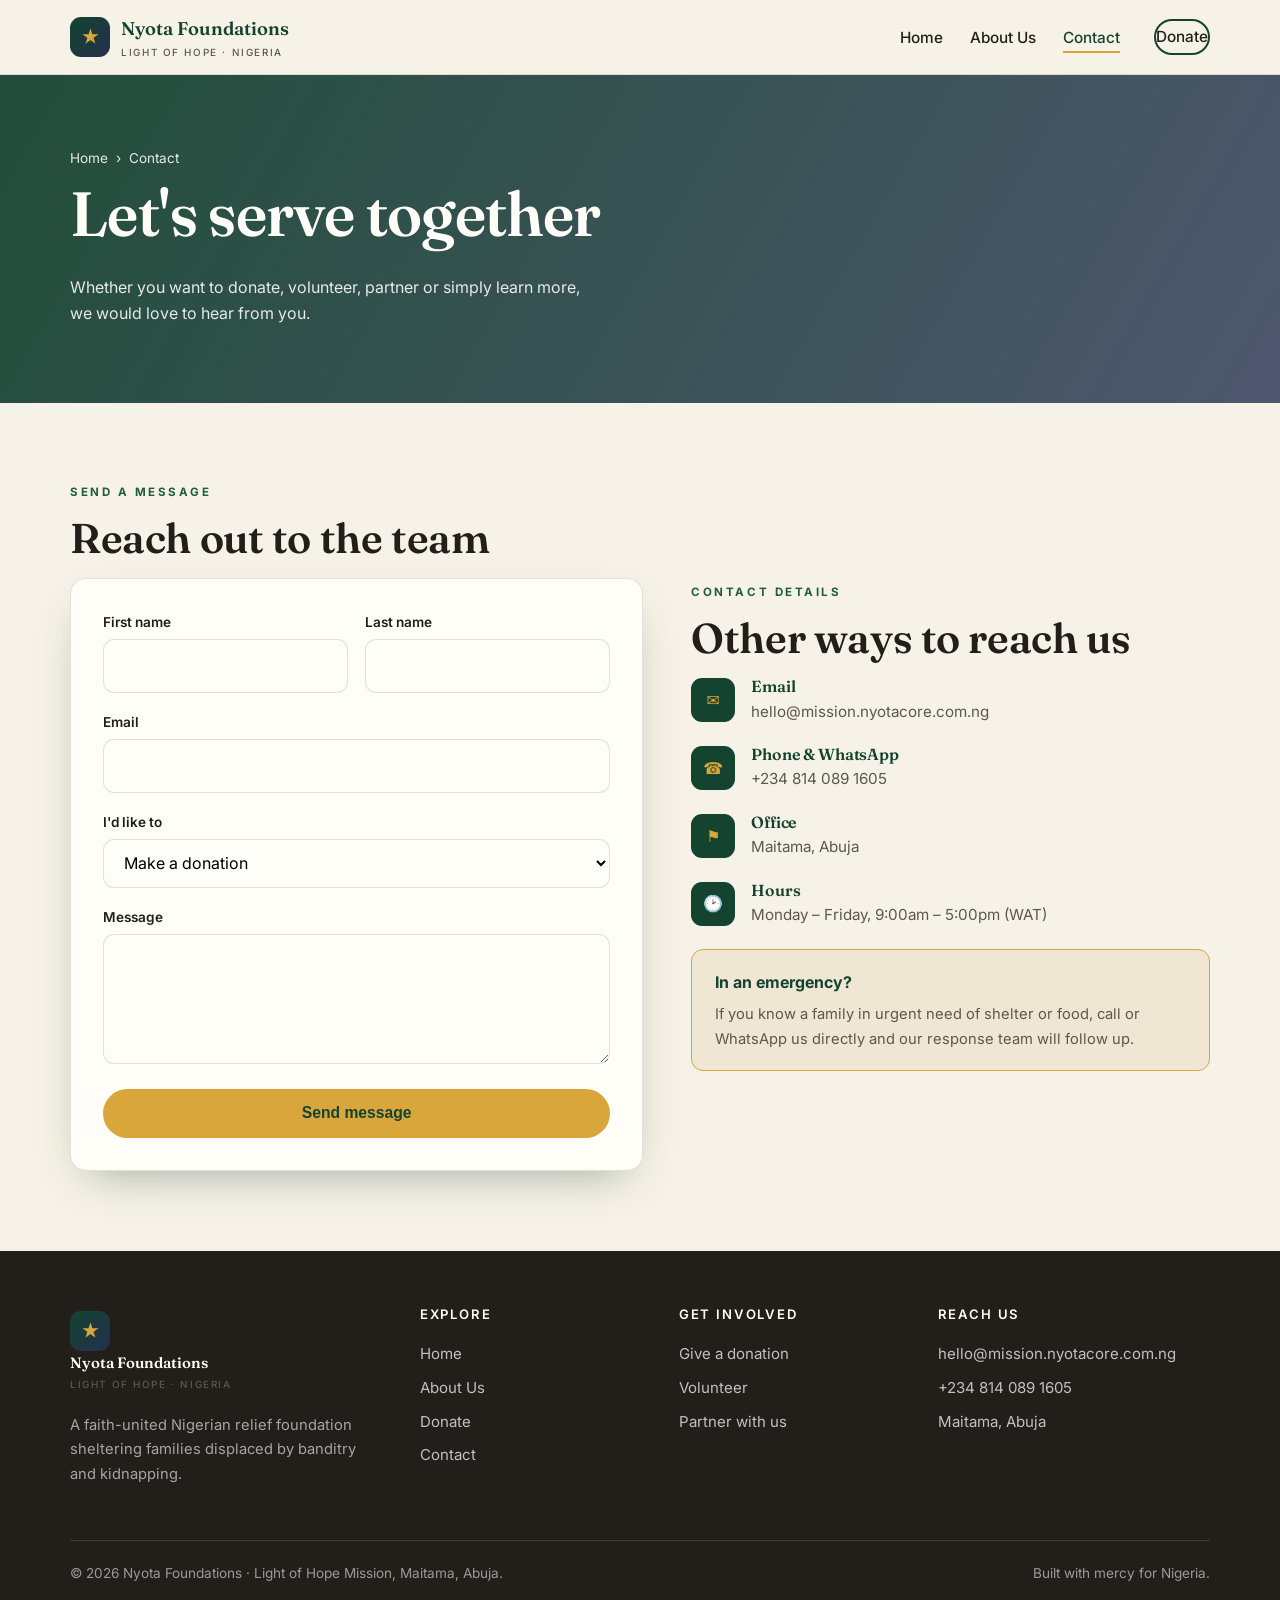
<file: ngo-charity-website/contact.html>
<!DOCTYPE html>
<html lang="en">
<head>
<meta charset="UTF-8">
<meta name="viewport" content="width=device-width, initial-scale=1">
<title>Contact — Nyota Foundations</title>
<meta name="description" content="Get in touch with Nyota Foundations to donate, volunteer or partner in serving displaced Nigerian families.">
<link rel="icon" type="image/svg+xml" href="favicon.svg">
<link rel="preconnect" href="https://fonts.googleapis.com">
<link rel="preconnect" href="https://fonts.gstatic.com" crossorigin>
<link href="https://fonts.googleapis.com/css2?family=Fraunces:ital,opsz,wght@0,9..144,500;0,9..144,600;1,9..144,600&family=Inter:wght@400;500;600;700&display=swap" rel="stylesheet">
<link rel="stylesheet" href="style.css">
</head>
<body>

<header class="site-header">
  <nav class="nav wrap">
    <a class="brand" href="index.html"><span class="mark">&#9733;</span><span>Nyota Foundations<small>Light of Hope &middot; Nigeria</small></span></a>
    <button class="nav-toggle" aria-label="Menu"><span></span><span></span><span></span></button>
    <ul class="nav-links">
      <li><a href="index.html">Home</a></li>
      <li><a href="about.html">About Us</a></li>
      <li><a href="contact.html" class="active">Contact</a></li>
      <li class="nav-cta"><a class="btn btn-nav" href="donate.html">Donate</a></li>
    </ul>
  </nav>
</header>

<section class="banner">
  <div class="banner-bg" style="background-image:linear-gradient(120deg,rgba(20,67,47,.94),rgba(36,48,79,.8)),url('https://images.unsplash.com/photo-1571417800906-5a5058dbd45d?auto=format&fit=crop&w=1600&q=70')"></div>
  <div class="wrap">
    <p class="crumb">Home &nbsp;&rsaquo;&nbsp; Contact</p>
    <h1>Let's serve together</h1>
    <p>Whether you want to donate, volunteer, partner or simply learn more, we would love to hear from you.</p>
  </div>
</section>

<section class="section">
  <div class="wrap split">
    <!-- Form -->
    <div class="reveal">
      <p class="eyebrow dark">Send a message</p>
      <h2>Reach out to the team</h2>
      <div id="form-alert" style="display:none;margin:0 0 1rem;padding:.9rem 1.1rem;border-radius:11px;font-size:.92rem"></div>
      <form action="send.php" method="post" class="donate-box" style="margin-top:1rem">
        <div class="row2">
          <div class="field"><label for="fname">First name</label><input id="fname" name="fname" type="text" required></div>
          <div class="field"><label for="lname">Last name</label><input id="lname" name="lname" type="text" required></div>
        </div>
        <div class="field"><label for="email">Email</label><input id="email" name="email" type="email" required></div>
        <div class="field"><label for="topic">I'd like to</label>
          <select id="topic" name="topic"><option>Make a donation</option><option>Volunteer</option><option>Partner with the foundation</option><option>Ask a question</option></select>
        </div>
        <div class="field"><label for="message">Message</label><textarea id="message" name="message" required></textarea></div>
        <button class="btn btn-gold" type="submit" style="width:100%;justify-content:center">Send message</button>
      </form>
    </div>

    <!-- Contact info -->
    <div class="reveal">
      <p class="eyebrow dark">Contact details</p>
      <h2>Other ways to reach us</h2>
      <div class="info-item"><div class="ic">&#9993;</div><div><h4>Email</h4><p><a href="mailto:hello@mission.nyotacore.com.ng">hello@mission.nyotacore.com.ng</a></p></div></div>
      <div class="info-item"><div class="ic">&#9742;</div><div><h4>Phone &amp; WhatsApp</h4><p><a href="tel:+2348140891605">+234 814 089 1605</a></p></div></div>
      <div class="info-item"><div class="ic">&#9873;</div><div><h4>Office</h4><p>Maitama, Abuja</p></div></div>
      <div class="info-item"><div class="ic">&#128337;</div><div><h4>Hours</h4><p>Monday &ndash; Friday, 9:00am &ndash; 5:00pm (WAT)</p></div></div>

      <div class="bank" style="border-style:solid">
        <strong style="color:var(--pine)">In an emergency?</strong>
        <p style="margin:.4rem 0 0;font-size:.92rem;color:var(--muted)">If you know a family in urgent need of shelter or food, call or WhatsApp us directly and our response team will follow up.</p>
      </div>
    </div>
  </div>
</section>

<footer class="site-footer">
  <div class="wrap">
    <div class="foot-grid">
      <div class="foot-brand">
        <a class="brand" href="index.html"><span class="mark">&#9733;</span><span>Nyota Foundations<small>Light of Hope &middot; Nigeria</small></span></a>
        <p style="margin-top:1rem">A faith-united Nigerian relief foundation sheltering families displaced by banditry and kidnapping.</p>
      </div>
      <div><h4>Explore</h4><a href="index.html">Home</a><a href="about.html">About Us</a><a href="donate.html">Donate</a><a href="contact.html">Contact</a></div>
      <div><h4>Get involved</h4><a href="donate.html">Give a donation</a><a href="contact.html">Volunteer</a><a href="contact.html">Partner with us</a></div>
      <div><h4>Reach us</h4><a href="mailto:hello@mission.nyotacore.com.ng">hello@mission.nyotacore.com.ng</a><a href="tel:+2348140891605">+234 814 089 1605</a><a href="#">Maitama, Abuja</a></div>
    </div>
    <div class="foot-bottom">
      <span>&copy; <span id="year">2026</span> Nyota Foundations &middot; Light of Hope Mission, Maitama, Abuja.</span>
      <span>Built with mercy for Nigeria.</span>
    </div>
  </div>
</footer>

<script src="main.js"></script>
<script>
(function () {
  var params = new URLSearchParams(window.location.search);
  var sent = params.get("sent");
  if (!sent) return;
  var box = document.getElementById("form-alert");
  var msg = params.get("msg") || (sent === "ok" ? "Thank you. Your message has been sent." : "Something went wrong. Please try again.");
  box.textContent = msg;
  if (sent === "ok") { box.style.background = "#e6f4ec"; box.style.color = "#14432f"; }
  else { box.style.background = "#fbeae4"; box.style.color = "#bc5f3c"; }
  box.style.display = "block";
  box.scrollIntoView({ behavior: "smooth", block: "center" });
})();
</script>
</body>
</html>
</file>
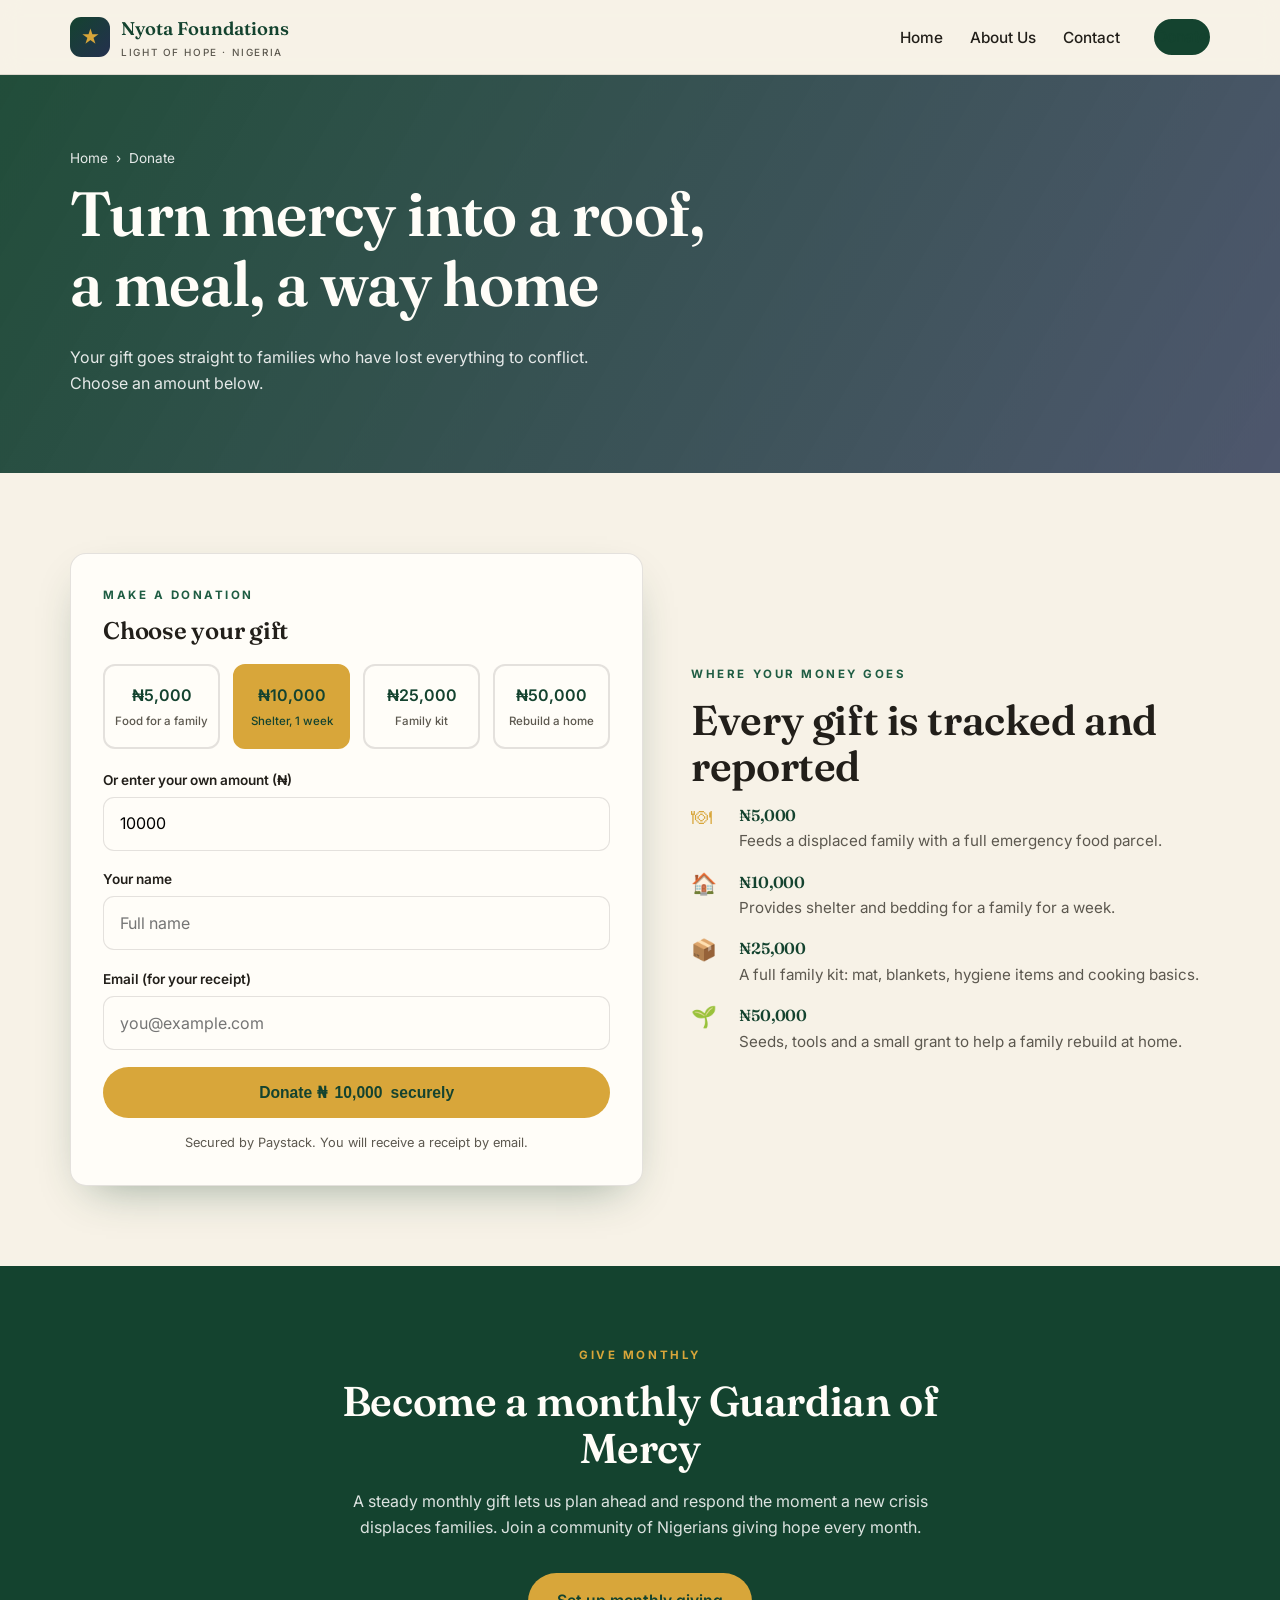
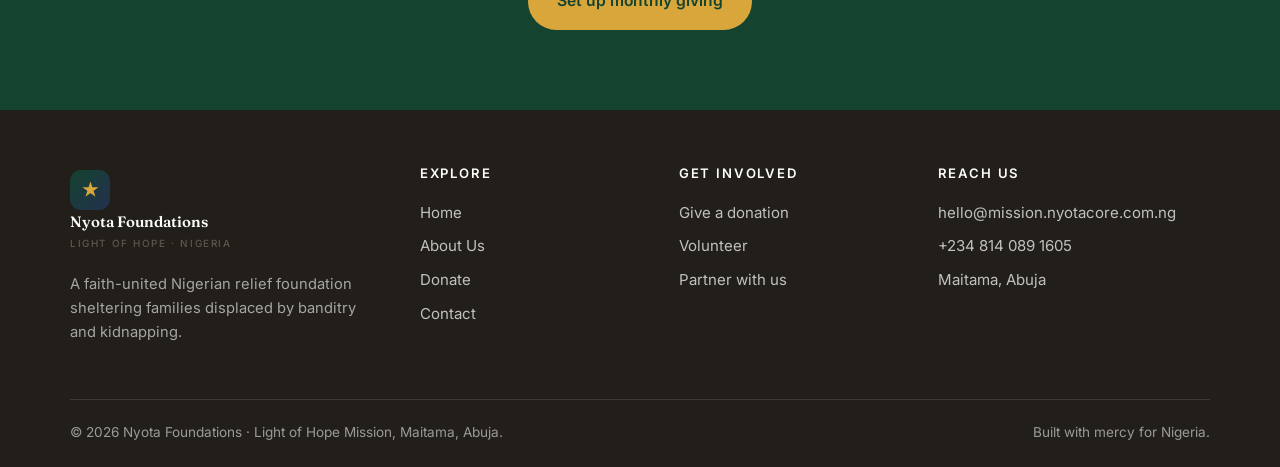
<file: ngo-charity-website/donate.html>
<!DOCTYPE html>
<html lang="en">
<head>
<meta charset="UTF-8">
<meta name="viewport" content="width=device-width, initial-scale=1">
<title>Donate — Nyota Foundations</title>
<meta name="description" content="Give shelter, food and hope to a displaced Nigerian family. Donate securely to Nyota Foundations.">
<link rel="icon" type="image/svg+xml" href="favicon.svg">
<link rel="preconnect" href="https://fonts.googleapis.com">
<link rel="preconnect" href="https://fonts.gstatic.com" crossorigin>
<link href="https://fonts.googleapis.com/css2?family=Fraunces:ital,opsz,wght@0,9..144,500;0,9..144,600;1,9..144,600&family=Inter:wght@400;500;600;700&display=swap" rel="stylesheet">
<link rel="stylesheet" href="style.css">
</head>
<body>

<header class="site-header">
  <nav class="nav wrap">
    <a class="brand" href="index.html"><span class="mark">&#9733;</span><span>Nyota Foundations<small>Light of Hope &middot; Nigeria</small></span></a>
    <button class="nav-toggle" aria-label="Menu"><span></span><span></span><span></span></button>
    <ul class="nav-links">
      <li><a href="index.html">Home</a></li>
      <li><a href="about.html">About Us</a></li>
      <li><a href="contact.html">Contact</a></li>
      <li class="nav-cta"><a class="btn btn-nav active" href="donate.html">Donate</a></li>
    </ul>
  </nav>
</header>

<section class="banner">
  <div class="banner-bg" style="background-image:linear-gradient(120deg,rgba(20,67,47,.94),rgba(36,48,79,.8)),url('https://images.unsplash.com/photo-1605302596022-47965b3eed30?auto=format&fit=crop&w=1600&q=70')"></div>
  <div class="wrap">
    <p class="crumb">Home &nbsp;&rsaquo;&nbsp; Donate</p>
    <h1>Turn mercy into a roof, a meal, a way home</h1>
    <p>Your gift goes straight to families who have lost everything to conflict. Choose an amount below.</p>
  </div>
</section>

<section class="section" id="give">
  <div class="wrap split">
    <!-- Donation panel -->
    <div class="reveal">
      <div class="donate-box">
        <p class="eyebrow dark">Make a donation</p>
        <h3 style="font-size:1.5rem">Choose your gift</h3>
        <div class="amount-grid">
          <div class="amount" data-amt="5000">&#8358;5,000<small>Food for a family</small></div>
          <div class="amount on" data-amt="10000">&#8358;10,000<small>Shelter, 1 week</small></div>
          <div class="amount" data-amt="25000">&#8358;25,000<small>Family kit</small></div>
          <div class="amount" data-amt="50000">&#8358;50,000<small>Rebuild a home</small></div>
        </div>
        <div class="field">
          <label for="custom-amount">Or enter your own amount (&#8358;)</label>
          <input id="custom-amount" type="number" min="100" value="10000" inputmode="numeric">
        </div>
        <div class="field">
          <label for="donor-name">Your name</label>
          <input id="donor-name" type="text" placeholder="Full name">
        </div>
        <div class="field">
          <label for="donor-email">Email (for your receipt)</label>
          <input id="donor-email" type="email" placeholder="you@example.com" required>
        </div>
        <button class="btn btn-gold" id="pay-btn" type="button" style="width:100%;justify-content:center">Donate &#8358;<span id="pay-amt">10,000</span> securely</button>
        <p id="pay-note" style="font-size:.8rem;color:var(--muted);margin:.9rem 0 0;text-align:center">Secured by Paystack. You will receive a receipt by email.</p>
      </div>
    </div>

    <!-- What your gift does + bank transfer -->
    <div class="reveal">
      <p class="eyebrow dark">Where your money goes</p>
      <h2>Every gift is tracked and reported</h2>
      <div class="pillar"><span class="n">&#127869;</span><div><h4>&#8358;5,000</h4><p>Feeds a displaced family with a full emergency food parcel.</p></div></div>
      <div class="pillar"><span class="n">&#127968;</span><div><h4>&#8358;10,000</h4><p>Provides shelter and bedding for a family for a week.</p></div></div>
      <div class="pillar"><span class="n">&#128230;</span><div><h4>&#8358;25,000</h4><p>A full family kit: mat, blankets, hygiene items and cooking basics.</p></div></div>
      <div class="pillar"><span class="n">&#127793;</span><div><h4>&#8358;50,000</h4><p>Seeds, tools and a small grant to help a family rebuild at home.</p></div></div>
    </div>
  </div>
</section>

<section class="section pine center">
  <div class="wrap" style="max-width:640px">
    <div class="reveal center">
      <p class="eyebrow center">Give monthly</p>
      <h2>Become a monthly Guardian of Mercy</h2>
      <p style="color:rgba(255,255,255,.85)">A steady monthly gift lets us plan ahead and respond the moment a new crisis displaces families. Join a community of Nigerians giving hope every month.</p>
      <a class="btn btn-gold" href="#give" style="margin-top:1rem">Set up monthly giving</a>
    </div>
  </div>
</section>

<footer class="site-footer">
  <div class="wrap">
    <div class="foot-grid">
      <div class="foot-brand">
        <a class="brand" href="index.html"><span class="mark">&#9733;</span><span>Nyota Foundations<small>Light of Hope &middot; Nigeria</small></span></a>
        <p style="margin-top:1rem">A faith-united Nigerian relief foundation sheltering families displaced by banditry and kidnapping.</p>
      </div>
      <div><h4>Explore</h4><a href="index.html">Home</a><a href="about.html">About Us</a><a href="donate.html">Donate</a><a href="contact.html">Contact</a></div>
      <div><h4>Get involved</h4><a href="donate.html">Give a donation</a><a href="contact.html">Volunteer</a><a href="contact.html">Partner with us</a></div>
      <div><h4>Reach us</h4><a href="mailto:hello@mission.nyotacore.com.ng">hello@mission.nyotacore.com.ng</a><a href="tel:+2348140891605">+234 814 089 1605</a><a href="#">Maitama, Abuja</a></div>
    </div>
    <div class="foot-bottom">
      <span>&copy; <span id="year">2026</span> Nyota Foundations &middot; Light of Hope Mission, Maitama, Abuja.</span>
      <span>Built with mercy for Nigeria.</span>
    </div>
  </div>
</footer>

<script src="main.js"></script>
<script src="https://js.paystack.co/v1/inline.js"></script>
<script>
(function () {
  // ---- Paystack settings ----
  // PUBLIC (publishable) key only. NEVER put your secret key in this file.
  var PAYSTACK_PUBLIC_KEY = "pk_test_REPLACE_WITH_YOUR_PUBLIC_KEY";
  var CALLBACK_URL = "/payment/online/callback"; // server verifies with the secret key

  var amtInput = document.getElementById("custom-amount");
  var amtLabel = document.getElementById("pay-amt");
  var nameInput = document.getElementById("donor-name");
  var emailInput = document.getElementById("donor-email");
  var payBtn = document.getElementById("pay-btn");
  var note = document.getElementById("pay-note");

  function getAmount() {
    return Math.max(0, Math.floor(parseFloat(amtInput.value) || 0));
  }
  function refresh() {
    if (amtLabel) amtLabel.textContent = getAmount().toLocaleString();
  }
  if (amtInput) amtInput.addEventListener("input", refresh);
  document.querySelectorAll(".amount").forEach(function (a) {
    a.addEventListener("click", refresh); // fires after main.js sets the value
  });
  refresh();

  if (payBtn) {
    payBtn.addEventListener("click", function () {
      var amount = getAmount();
      var email = (emailInput.value || "").trim();
      if (amount < 100) { note.textContent = "Please enter an amount of at least \u20a6100."; note.style.color = "#bc5f3c"; emailInput.focus(); return; }
      if (!email || email.indexOf("@") === -1) { note.textContent = "Please enter a valid email for your receipt."; note.style.color = "#bc5f3c"; emailInput.focus(); return; }
      note.style.color = "";

      var handler = PaystackPop.setup({
        key: PAYSTACK_PUBLIC_KEY,
        email: email,
        amount: amount * 100, // Paystack expects kobo
        currency: "NGN",
        metadata: { custom_fields: [{ display_name: "Donor name", variable_name: "donor_name", value: nameInput.value || "" }] },
        callback: function (response) {
          // Send reference to the server for verification
          window.location.href = CALLBACK_URL + "?reference=" + encodeURIComponent(response.reference);
        },
        onClose: function () {
          note.textContent = "Payment window closed. You can try again any time.";
        }
      });
      handler.openIframe();
    });
  }
})();
</script>
</body>
</html>
</file>
<file: ngo-charity-website/style.css>
/* =========================================================
   Rahma & Grace Foundation — shared stylesheet
   Palette: pine/emerald, adire indigo, harvest gold, warm ivory
   ========================================================= */

:root{
  --pine:      #14432f;
  --pine-2:    #1f5d43;
  --indigo:    #24304f;
  --indigo-2:  #33436b;
  --gold:      #d8a63a;
  --gold-soft: #ecd08a;
  --ivory:     #f7f2e7;
  --ivory-2:   #efe7d4;
  --ink:       #221f1a;
  --muted:     #5c584f;
  --line:      rgba(34,31,26,.12);
  --white:     #fffdf8;
  --shadow:    0 18px 45px -20px rgba(20,67,47,.45);
  --radius:    16px;
  --wrap:      1140px;
}

*{box-sizing:border-box}
html{scroll-behavior:smooth}
body{
  margin:0;
  font-family:"Inter",system-ui,-apple-system,Segoe UI,Roboto,sans-serif;
  color:var(--ink);
  background:var(--ivory);
  line-height:1.65;
  -webkit-font-smoothing:antialiased;
}
h1,h2,h3,h4{
  font-family:"Fraunces","Georgia",serif;
  font-weight:600;
  line-height:1.12;
  margin:0 0 .4em;
  letter-spacing:-.01em;
}
h1{font-size:clamp(2.3rem,5.2vw,3.9rem)}
h2{font-size:clamp(1.7rem,3.6vw,2.6rem)}
h3{font-size:1.3rem}
p{margin:0 0 1rem}
a{color:inherit;text-decoration:none}
img{max-width:100%;display:block}
.wrap{width:min(var(--wrap),92%);margin-inline:auto}
.eyebrow{
  font-family:"Inter",sans-serif;
  text-transform:uppercase;
  letter-spacing:.22em;
  font-size:.72rem;
  font-weight:700;
  color:var(--gold);
  margin:0 0 .8rem;
}
.eyebrow.dark{color:var(--pine-2)}
.lead{font-size:1.12rem;color:var(--muted);max-width:60ch}
.center{text-align:center;margin-inline:auto}

/* ---------- adire signature divider ---------- */
.adire{
  height:26px;
  background-color:var(--indigo);
  background-image:
    radial-gradient(circle at 12px 12px, var(--gold-soft) 2.4px, transparent 3px),
    radial-gradient(circle at 0 0, transparent 10px, rgba(255,255,255,.14) 11px, transparent 12px);
  background-size:24px 24px, 24px 24px;
  opacity:.95;
}

/* ---------- buttons ---------- */
.btn{
  display:inline-flex;align-items:center;gap:.5rem;
  font-weight:600;font-size:.98rem;
  padding:.85rem 1.7rem;border-radius:999px;
  border:2px solid transparent;cursor:pointer;
  transition:transform .18s ease, box-shadow .18s ease, background .18s ease;
}
.btn-gold{background:var(--gold);color:var(--pine)}
.btn-gold:hover{transform:translateY(-2px);box-shadow:0 12px 26px -12px rgba(216,166,58,.85)}
.btn-ghost{border-color:rgba(255,255,255,.55);color:var(--white)}
.btn-ghost:hover{background:rgba(255,255,255,.12);transform:translateY(-2px)}
.btn-outline{border-color:var(--pine);color:var(--pine)}
.btn-outline:hover{background:var(--pine);color:var(--white);transform:translateY(-2px)}
.btn-nav{background:transparent;border:2px solid var(--pine);color:var(--pine);padding:.55rem 1.3rem}
.btn-nav:hover{background:var(--pine);color:var(--white);transform:translateY(-2px)}
.btn-nav.active{background:var(--pine);color:var(--white)}
.btn-nav::after{display:none!important}

/* ---------- header / nav ---------- */
.site-header{
  position:sticky;top:0;z-index:50;
  background:rgba(247,242,231,.85);
  backdrop-filter:blur(10px);
  border-bottom:1px solid var(--line);
}
.nav{display:flex;align-items:center;justify-content:space-between;padding:.85rem 0}
.brand{display:flex;align-items:center;gap:.7rem;font-family:"Fraunces",serif;font-weight:600;font-size:1.15rem;color:var(--pine)}
.brand .mark{
  width:40px;height:40px;border-radius:11px;flex:none;
  background:linear-gradient(135deg,var(--pine),var(--indigo));
  display:grid;place-items:center;color:var(--gold);font-size:1.15rem;
}
.brand small{display:block;font-family:"Inter";font-weight:500;font-size:.62rem;letter-spacing:.16em;text-transform:uppercase;color:var(--muted)}
.nav-links{display:flex;align-items:center;gap:1.7rem;list-style:none;margin:0;padding:0}
.nav-links a{font-weight:500;font-size:.96rem;color:var(--ink);position:relative;padding:.2rem 0}
.nav-links a::after{content:"";position:absolute;left:0;bottom:-3px;height:2px;width:0;background:var(--gold);transition:width .22s ease}
.nav-links a:hover::after,.nav-links a.active::after{width:100%}
.nav-links a.active{color:var(--pine)}
.nav-cta{margin-left:.4rem}
.nav-toggle{display:none;background:none;border:0;cursor:pointer;padding:.4rem}
.nav-toggle span{display:block;width:26px;height:2px;background:var(--ink);margin:5px 0;transition:.25s}

/* ---------- hero ---------- */
.hero{position:relative;color:var(--white);overflow:hidden}
.hero-bg{position:absolute;inset:0;z-index:0;
  background:
    linear-gradient(120deg,rgba(20,67,47,.92) 0%,rgba(20,67,47,.72) 42%,rgba(36,48,79,.55) 100%),
    var(--pine);
  background-size:cover;background-position:center;
  animation:slowzoom 22s ease-in-out infinite alternate;
}
@keyframes slowzoom{from{transform:scale(1)}to{transform:scale(1.08)}}
.hero-inner{position:relative;z-index:1;padding:6.5rem 0 5rem;max-width:720px}
.hero h1{color:var(--white)}
.hero h1 .accent{color:var(--gold-soft);font-style:italic}
.hero p{color:rgba(255,255,255,.9);font-size:1.15rem;max-width:52ch}
.hero-actions{display:flex;flex-wrap:wrap;gap:1rem;margin-top:1.8rem}
.hero-faith{display:flex;gap:1.4rem;margin-top:2.4rem;flex-wrap:wrap;font-size:.9rem;color:rgba(255,255,255,.85)}
.hero-faith span{display:flex;align-items:center;gap:.5rem}
.hero-faith .dot{width:8px;height:8px;border-radius:50%;background:var(--gold)}

/* ---------- generic section ---------- */
.section{padding:5rem 0}
.section.tint{background:var(--ivory-2)}
.section.pine{background:var(--pine);color:var(--white)}
.section.pine h2,.section.pine h3{color:var(--white)}
.section-head{max-width:640px;margin-bottom:2.6rem}
.section.center .section-head{margin-inline:auto}

/* ---------- stats / counters ---------- */
.stats{display:grid;grid-template-columns:repeat(4,1fr);gap:1.4rem}
.stat{background:var(--white);border:1px solid var(--line);border-radius:var(--radius);padding:1.6rem 1.4rem;text-align:center}
.stat .num{font-family:"Fraunces",serif;font-size:2.4rem;color:var(--pine);line-height:1}
.stat .num .suffix{color:var(--gold);font-size:1.6rem}
.stat .label{font-size:.85rem;color:var(--muted);margin-top:.4rem}

/* ---------- cards ---------- */
.grid{display:grid;gap:1.4rem}
.grid-3{grid-template-columns:repeat(3,1fr)}
.grid-2{grid-template-columns:repeat(2,1fr)}
.card{
  background:var(--white);border:1px solid var(--line);border-radius:var(--radius);
  padding:1.9rem 1.7rem;transition:transform .2s ease, box-shadow .2s ease;
}
.card:hover{transform:translateY(-5px);box-shadow:var(--shadow)}
.card .ic{
  width:52px;height:52px;border-radius:13px;display:grid;place-items:center;
  background:linear-gradient(135deg,var(--pine),var(--pine-2));color:var(--gold);
  font-size:1.4rem;margin-bottom:1rem;
}
.card h3{color:var(--pine)}
.card p{color:var(--muted);margin:0;font-size:.96rem}

/* ---------- media split ---------- */
.split{display:grid;grid-template-columns:1.05fr .95fr;gap:3rem;align-items:center}
.split.rev .media{order:2}
.media{position:relative;border-radius:var(--radius);overflow:hidden;min-height:340px;box-shadow:var(--shadow);
  background:linear-gradient(135deg,var(--indigo),var(--pine));}
.media img{width:100%;height:100%;object-fit:cover;position:absolute;inset:0}
.media .tag{position:absolute;left:1rem;bottom:1rem;z-index:2;background:rgba(20,67,47,.9);color:var(--white);
  font-size:.8rem;padding:.5rem .9rem;border-radius:999px}

/* ---------- pillars list ---------- */
.pillar{display:flex;gap:1rem;align-items:flex-start;margin-bottom:1.3rem}
.pillar .n{font-family:"Fraunces",serif;color:var(--gold);font-size:1.3rem;line-height:1;flex:none;width:2rem}
.pillar h4{margin:0 0 .2rem;color:var(--pine)}
.pillar.pine h4{color:var(--gold-soft)}
.pillar p{margin:0;color:var(--muted);font-size:.95rem}
.section.pine .pillar p{color:rgba(255,255,255,.82)}

/* ---------- CTA band ---------- */
.cta-band{position:relative;overflow:hidden;background:linear-gradient(120deg,var(--pine),var(--indigo));color:var(--white);
  border-radius:22px;padding:3.2rem;text-align:center}
.cta-band h2{color:var(--white)}
.cta-band p{color:rgba(255,255,255,.85);max-width:46ch;margin-inline:auto}
.cta-band .btn-gold{margin-top:1.2rem}

/* ---------- donate ---------- */
.amount-grid{display:grid;grid-template-columns:repeat(4,1fr);gap:.8rem;margin:1.2rem 0}
.amount{border:2px solid var(--line);background:var(--white);border-radius:12px;padding:1rem .5rem;text-align:center;cursor:pointer;
  font-weight:600;color:var(--pine);transition:.18s}
.amount:hover{border-color:var(--gold)}
.amount.on{border-color:var(--gold);background:var(--gold);color:var(--pine)}
.amount small{display:block;font-weight:500;color:var(--muted);font-size:.72rem;margin-top:.25rem}
.amount.on small{color:var(--pine)}
.donate-box{background:var(--white);border:1px solid var(--line);border-radius:var(--radius);padding:2rem;box-shadow:var(--shadow)}
.bank{background:var(--ivory-2);border:1px dashed var(--gold);border-radius:12px;padding:1.2rem 1.4rem;margin-top:1rem}
.bank dl{display:grid;grid-template-columns:auto 1fr;gap:.35rem 1.2rem;margin:0;font-size:.95rem}
.bank dt{color:var(--muted)}
.bank dd{margin:0;font-weight:600}

/* ---------- forms ---------- */
.field{margin-bottom:1.1rem}
.field label{display:block;font-size:.85rem;font-weight:600;margin-bottom:.35rem;color:var(--ink)}
.field input,.field textarea,.field select{
  width:100%;padding:.8rem 1rem;border:1.5px solid var(--line);border-radius:11px;
  font:inherit;background:var(--white);transition:border-color .18s}
.field input:focus,.field textarea:focus,.field select:focus{outline:none;border-color:var(--gold)}
.field textarea{min-height:130px;resize:vertical}
.row2{display:grid;grid-template-columns:1fr 1fr;gap:1.1rem}

/* ---------- contact info ---------- */
.info-item{display:flex;gap:1rem;margin-bottom:1.4rem;align-items:flex-start}
.info-item .ic{width:44px;height:44px;border-radius:11px;background:var(--pine);color:var(--gold);display:grid;place-items:center;flex:none}
.info-item h4{margin:0 0 .15rem;color:var(--pine)}
.info-item p{margin:0;color:var(--muted);font-size:.95rem}

/* ---------- page banner (inner pages) ---------- */
.banner{position:relative;color:var(--white);padding:4.5rem 0 3.8rem;overflow:hidden}
.banner-bg{position:absolute;inset:0;z-index:0;
  background:linear-gradient(120deg,rgba(20,67,47,.94),rgba(36,48,79,.8));background-size:cover;background-position:center}
.banner .wrap{position:relative;z-index:1}
.banner h1{color:var(--white);max-width:16ch}
.banner p{color:rgba(255,255,255,.88);max-width:52ch}
.crumb{font-size:.85rem;color:var(--gold-soft);margin-bottom:.6rem}

/* ---------- footer ---------- */
.site-footer{background:var(--ink);color:rgba(255,255,255,.8);padding:3.5rem 0 1.5rem}
.foot-grid{display:grid;grid-template-columns:1.4fr 1fr 1fr 1.2fr;gap:2rem;margin-bottom:2.4rem}
.site-footer h4{color:var(--white);font-family:"Inter";font-size:.82rem;text-transform:uppercase;letter-spacing:.14em;margin-bottom:1rem}
.site-footer a{color:rgba(255,255,255,.72);font-size:.94rem;display:block;padding:.28rem 0}
.site-footer a:hover{color:var(--gold)}
.foot-brand .brand{color:var(--white)}
.foot-brand p{font-size:.92rem;color:rgba(255,255,255,.6);max-width:32ch}
.foot-bottom{border-top:1px solid rgba(255,255,255,.12);padding-top:1.3rem;display:flex;justify-content:space-between;flex-wrap:wrap;gap:.6rem;font-size:.85rem;color:rgba(255,255,255,.55)}

/* ---------- scroll reveal ---------- */
.reveal{opacity:0;transform:translateY(26px);transition:opacity .7s ease, transform .7s ease}
.reveal.in{opacity:1;transform:none}

/* ---------- responsive ---------- */
@media(max-width:900px){
  .grid-3{grid-template-columns:1fr 1fr}
  .stats{grid-template-columns:1fr 1fr}
  .split{grid-template-columns:1fr;gap:2rem}
  .split.rev .media{order:0}
  .foot-grid{grid-template-columns:1fr 1fr}
}
@media(max-width:680px){
  .nav-links{
    position:fixed;inset:64px 0 auto 0;flex-direction:column;gap:0;
    background:var(--ivory);border-bottom:1px solid var(--line);
    padding:.5rem 6%;max-height:0;overflow:hidden;transition:max-height .3s ease}
  .nav-links.open{max-height:340px}
  .nav-links li{width:100%;border-bottom:1px solid var(--line)}
  .nav-links a{display:block;padding:.9rem 0}
  .nav-links .nav-cta{padding:.9rem 0}
  .nav-toggle{display:block}
  .grid-3,.grid-2,.stats,.row2,.amount-grid{grid-template-columns:1fr}
  .amount-grid{grid-template-columns:1fr 1fr}
  .foot-grid{grid-template-columns:1fr}
  .cta-band{padding:2.2rem 1.4rem}
  .section{padding:3.4rem 0}
}
@media(prefers-reduced-motion:reduce){
  *{animation:none!important;transition:none!important}
  .reveal{opacity:1;transform:none}
}
</file>
